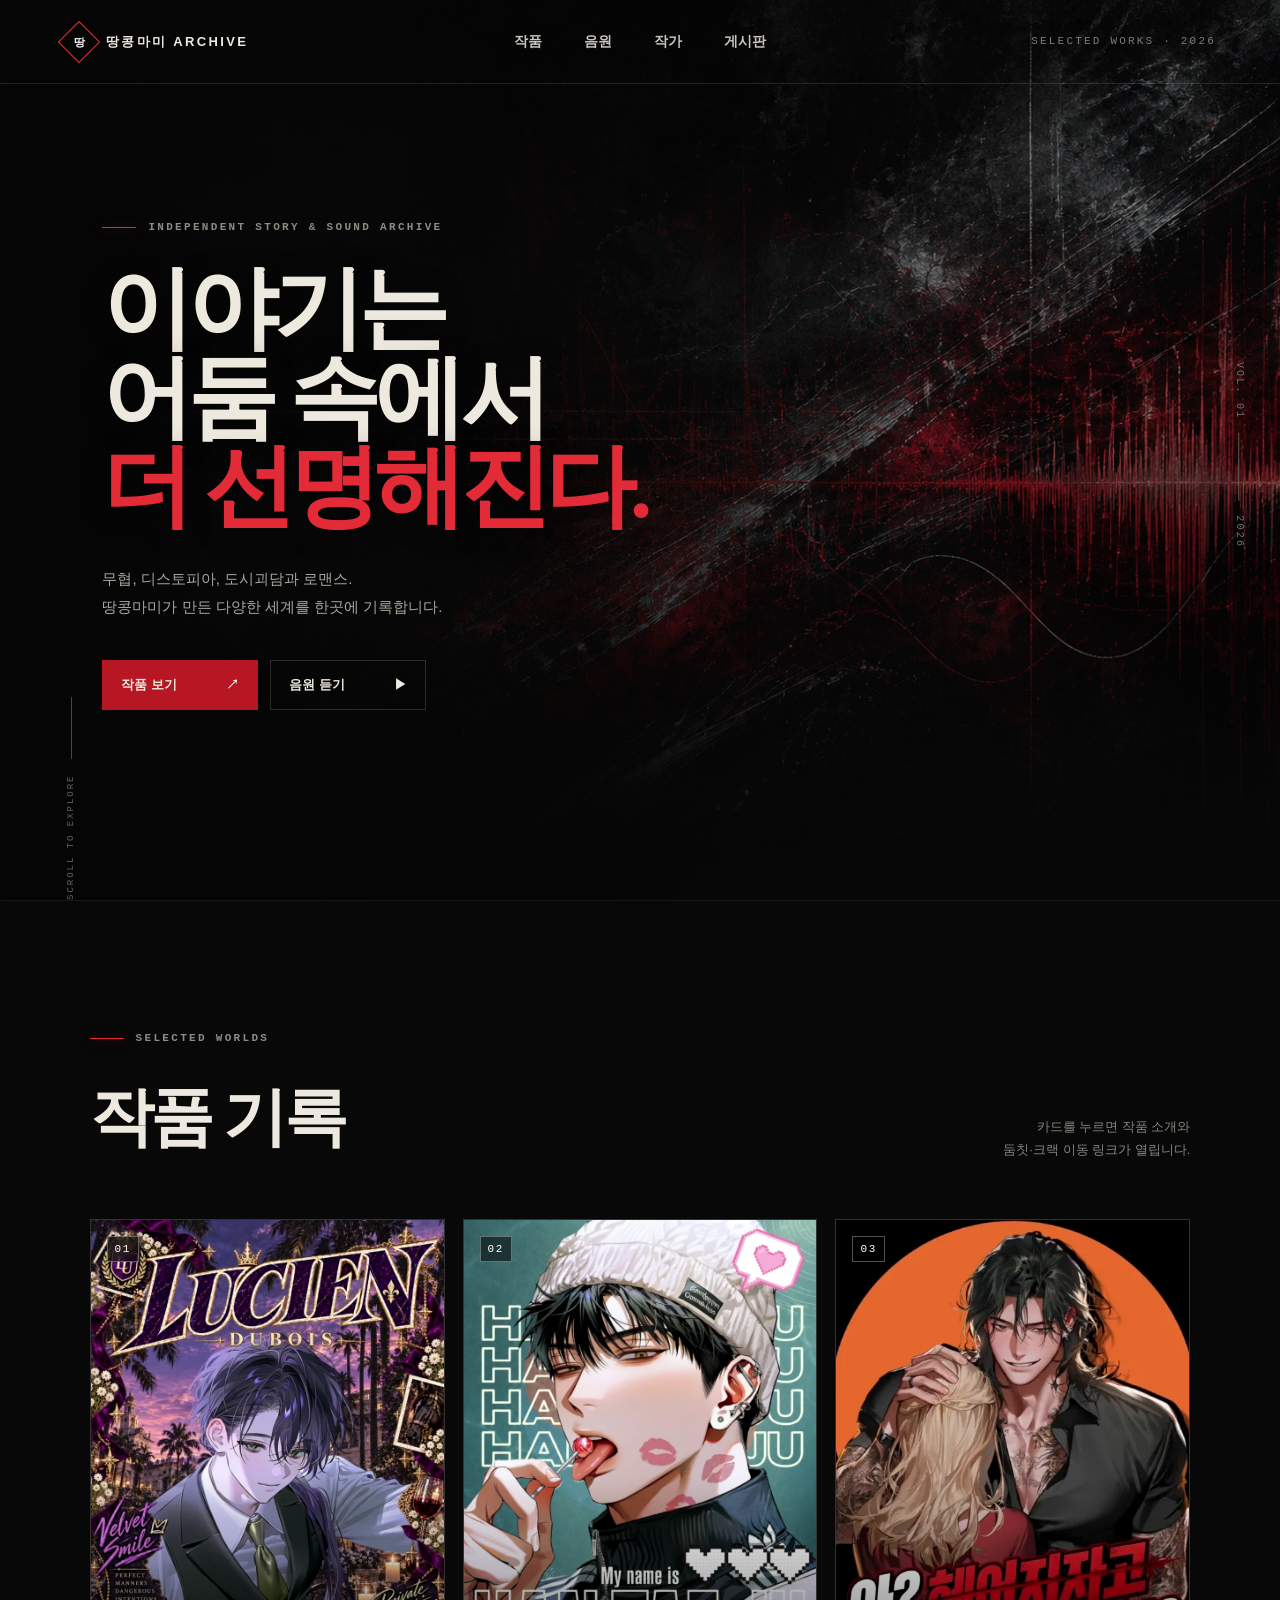
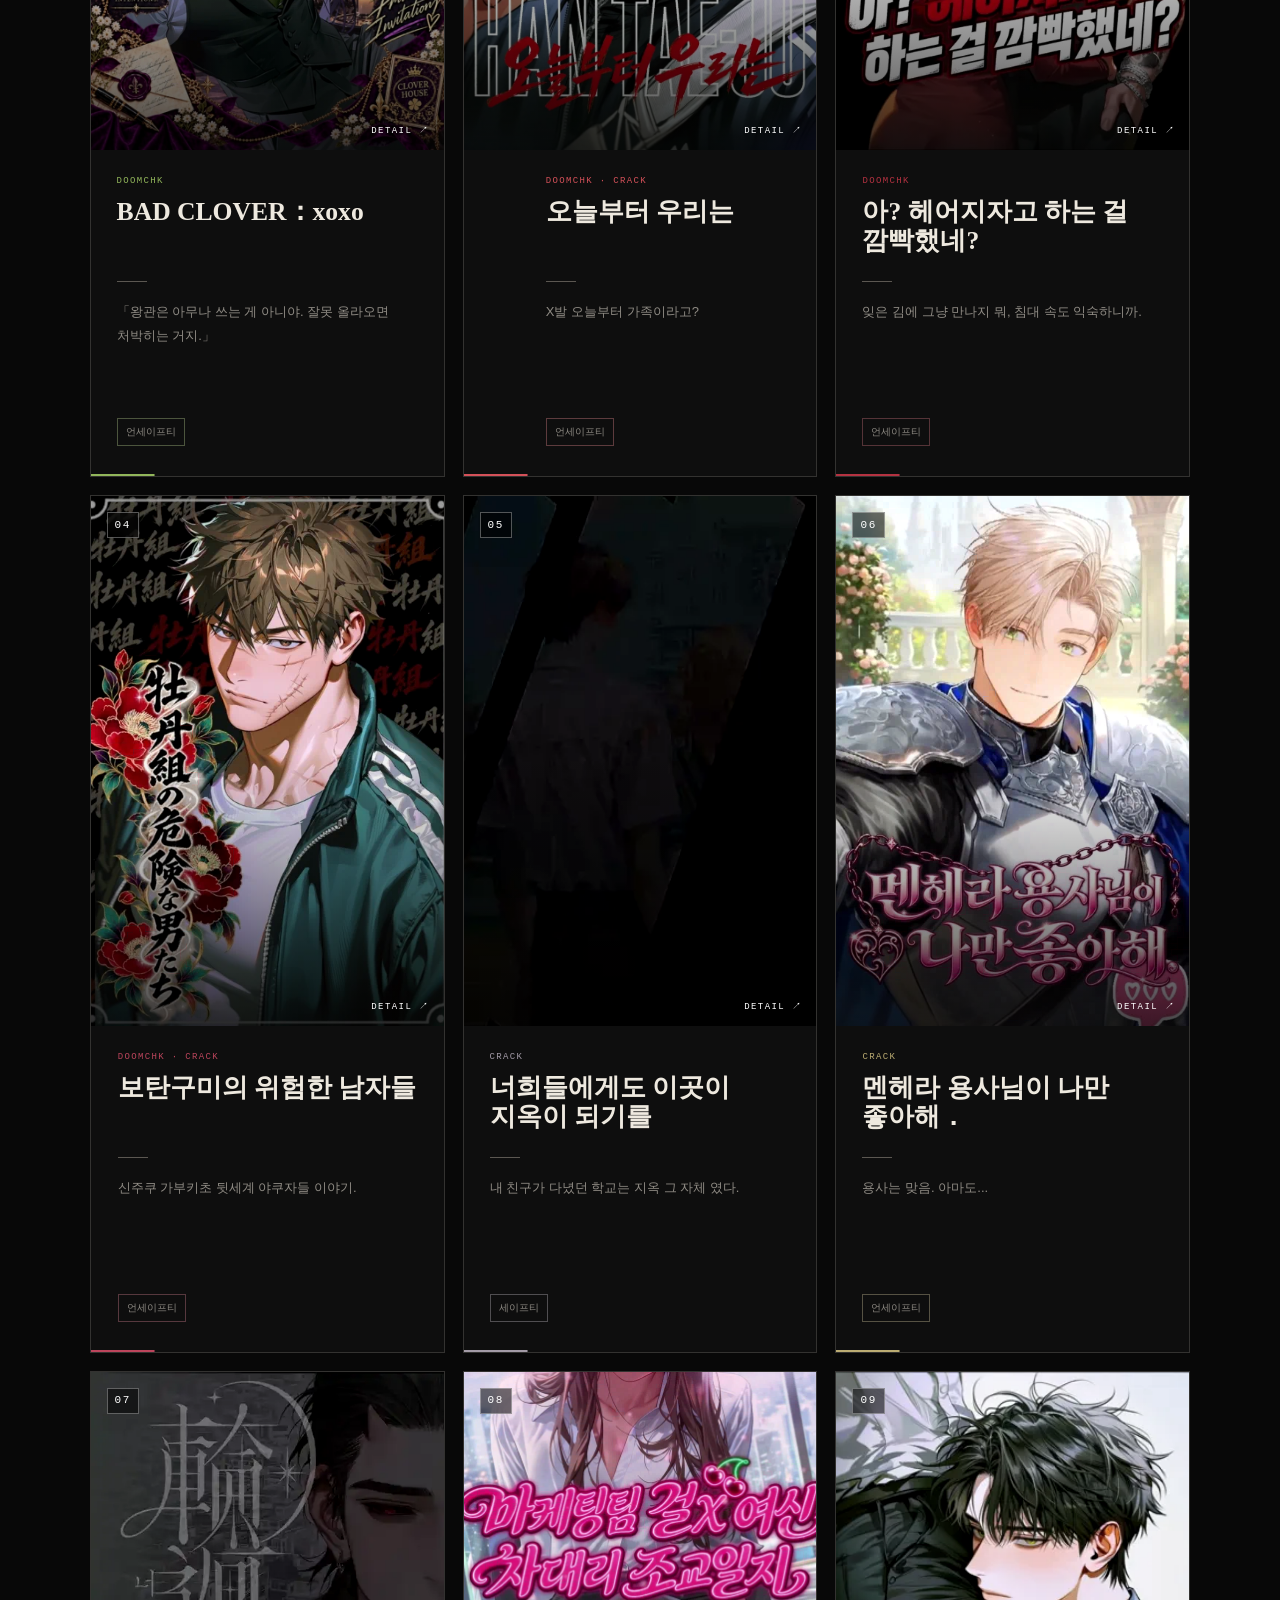
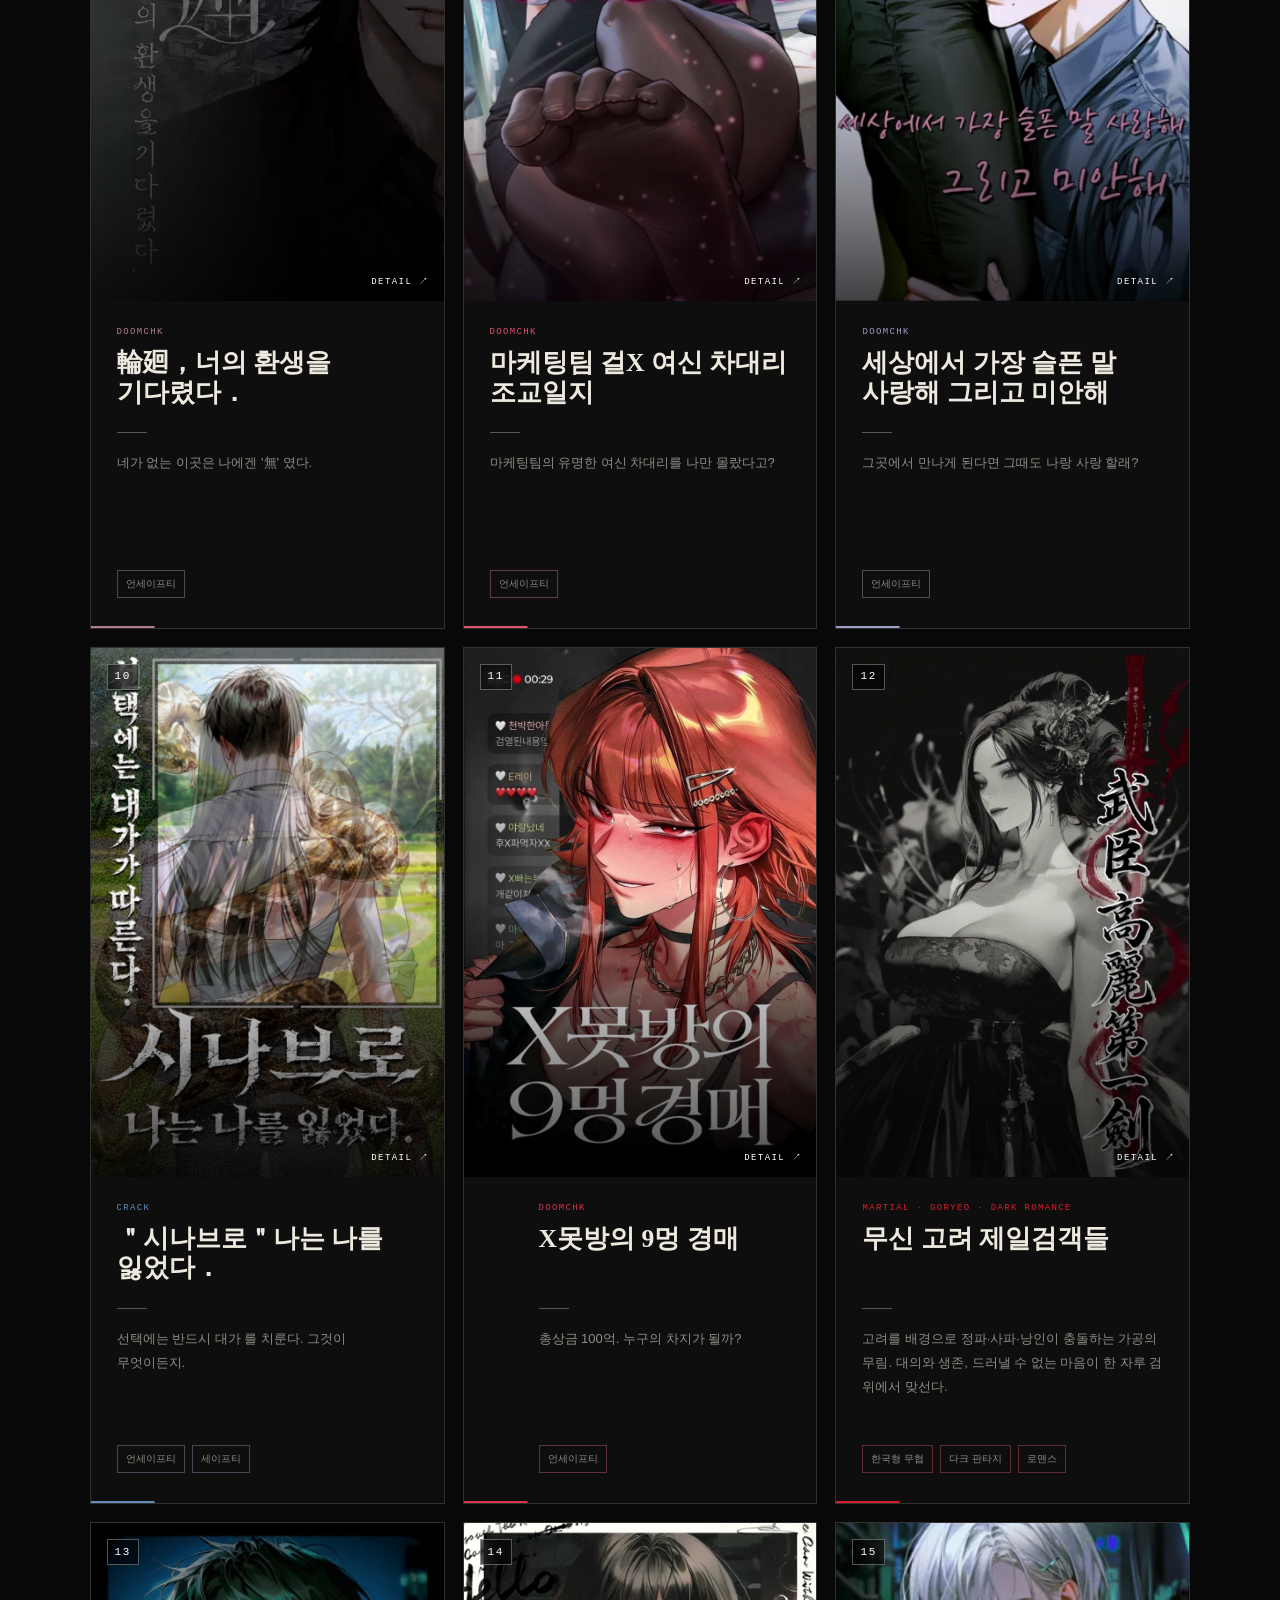
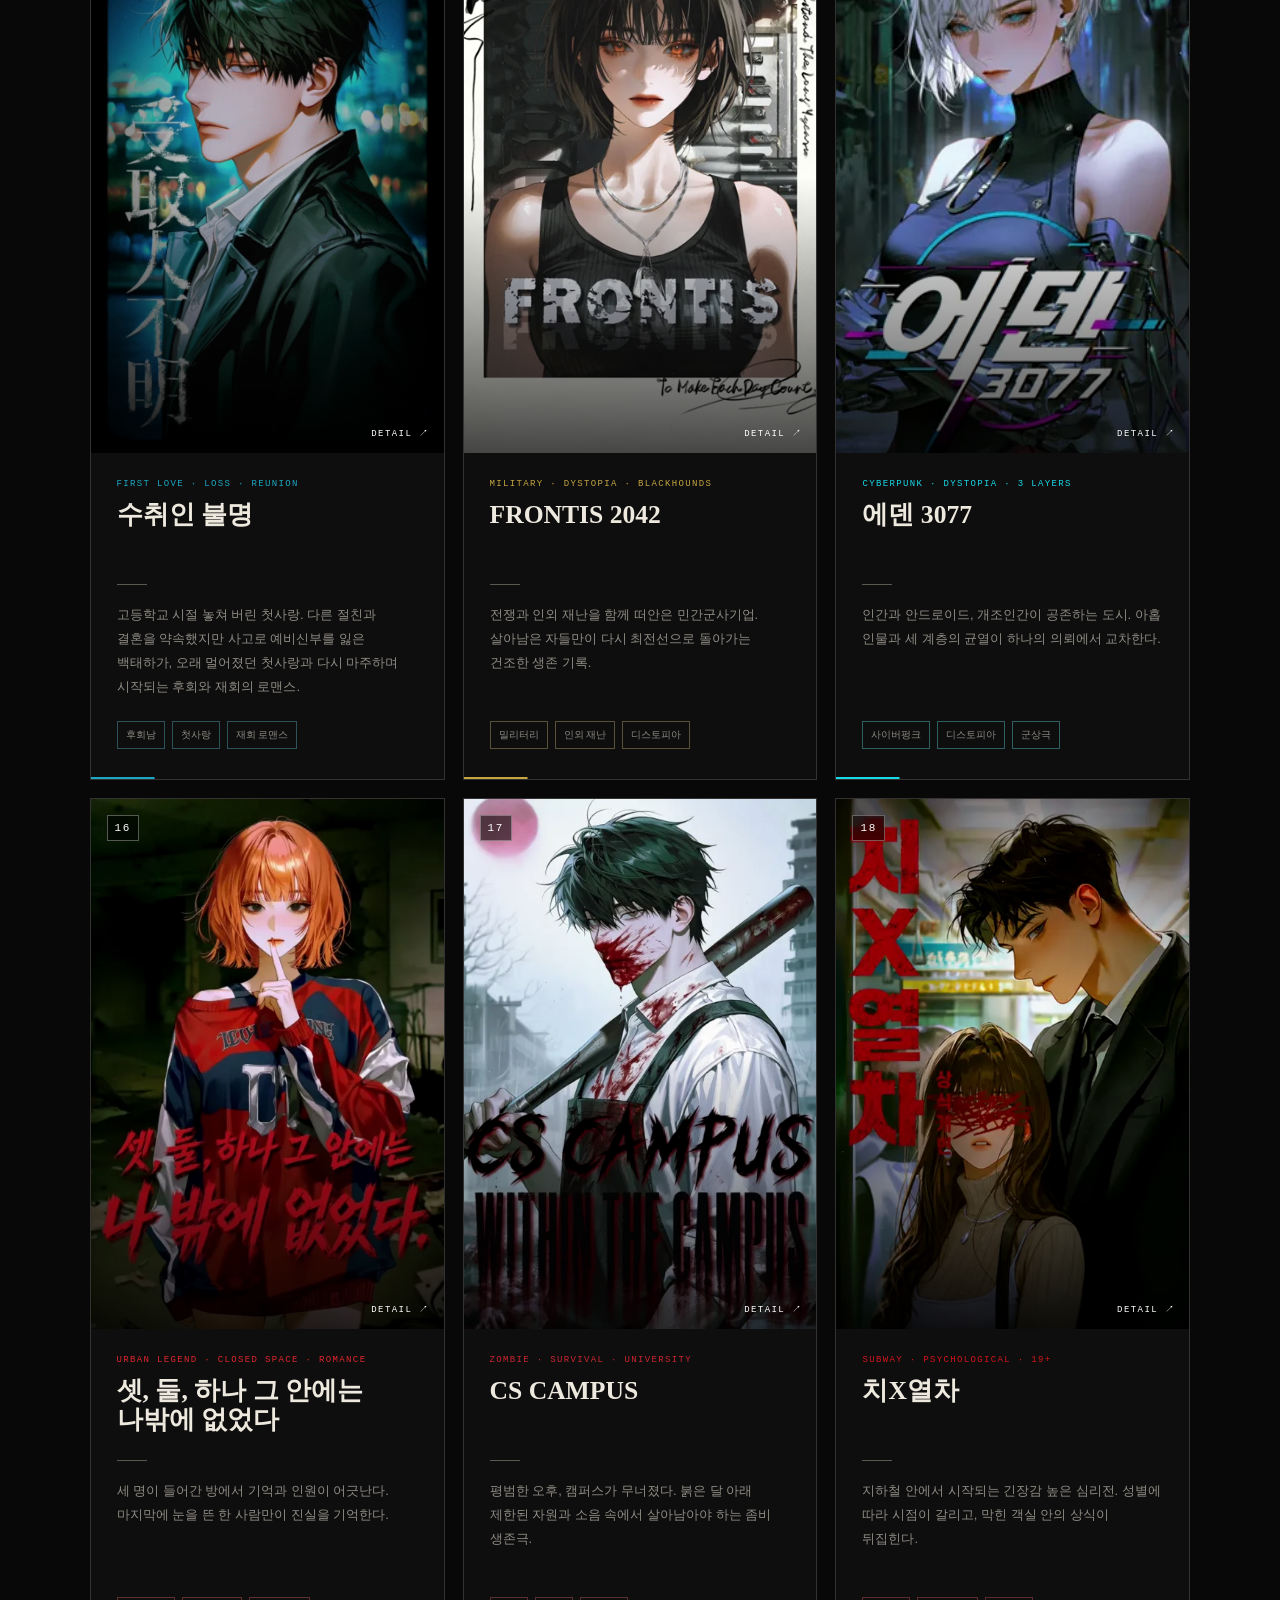
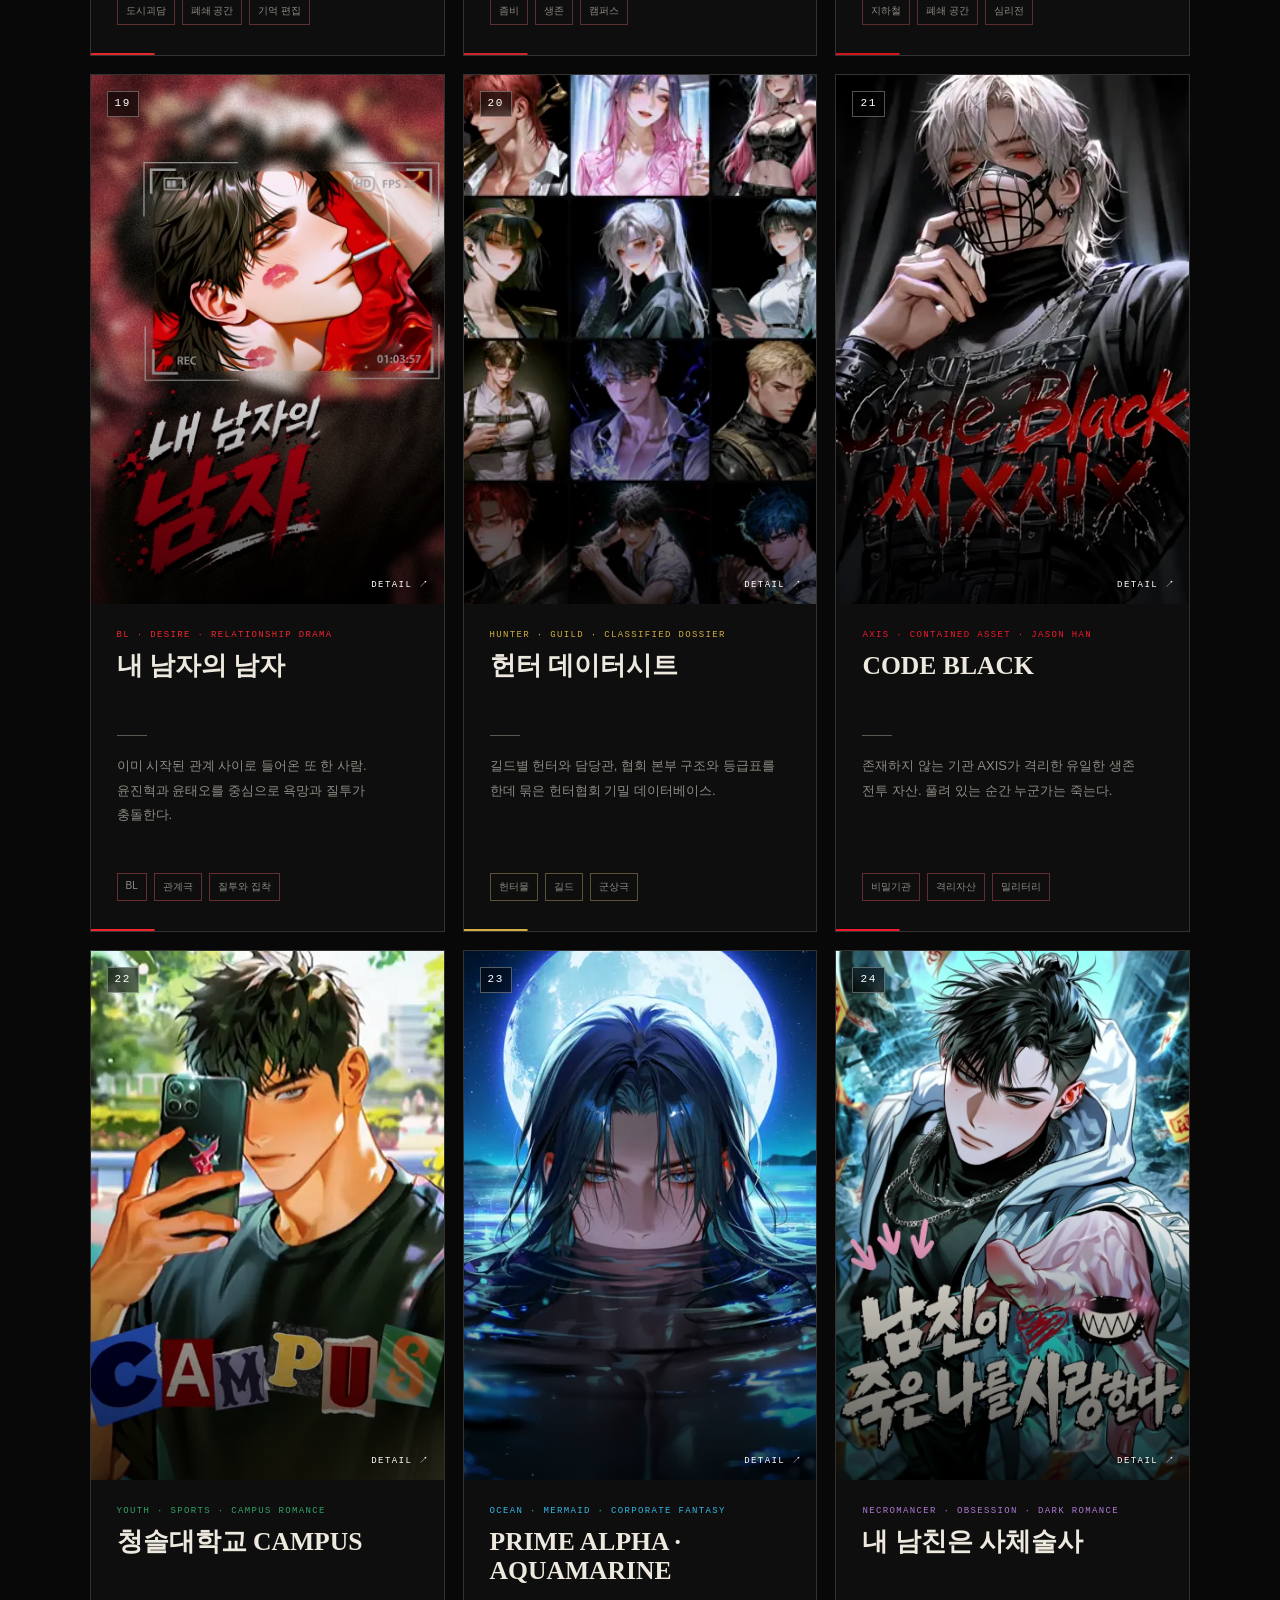
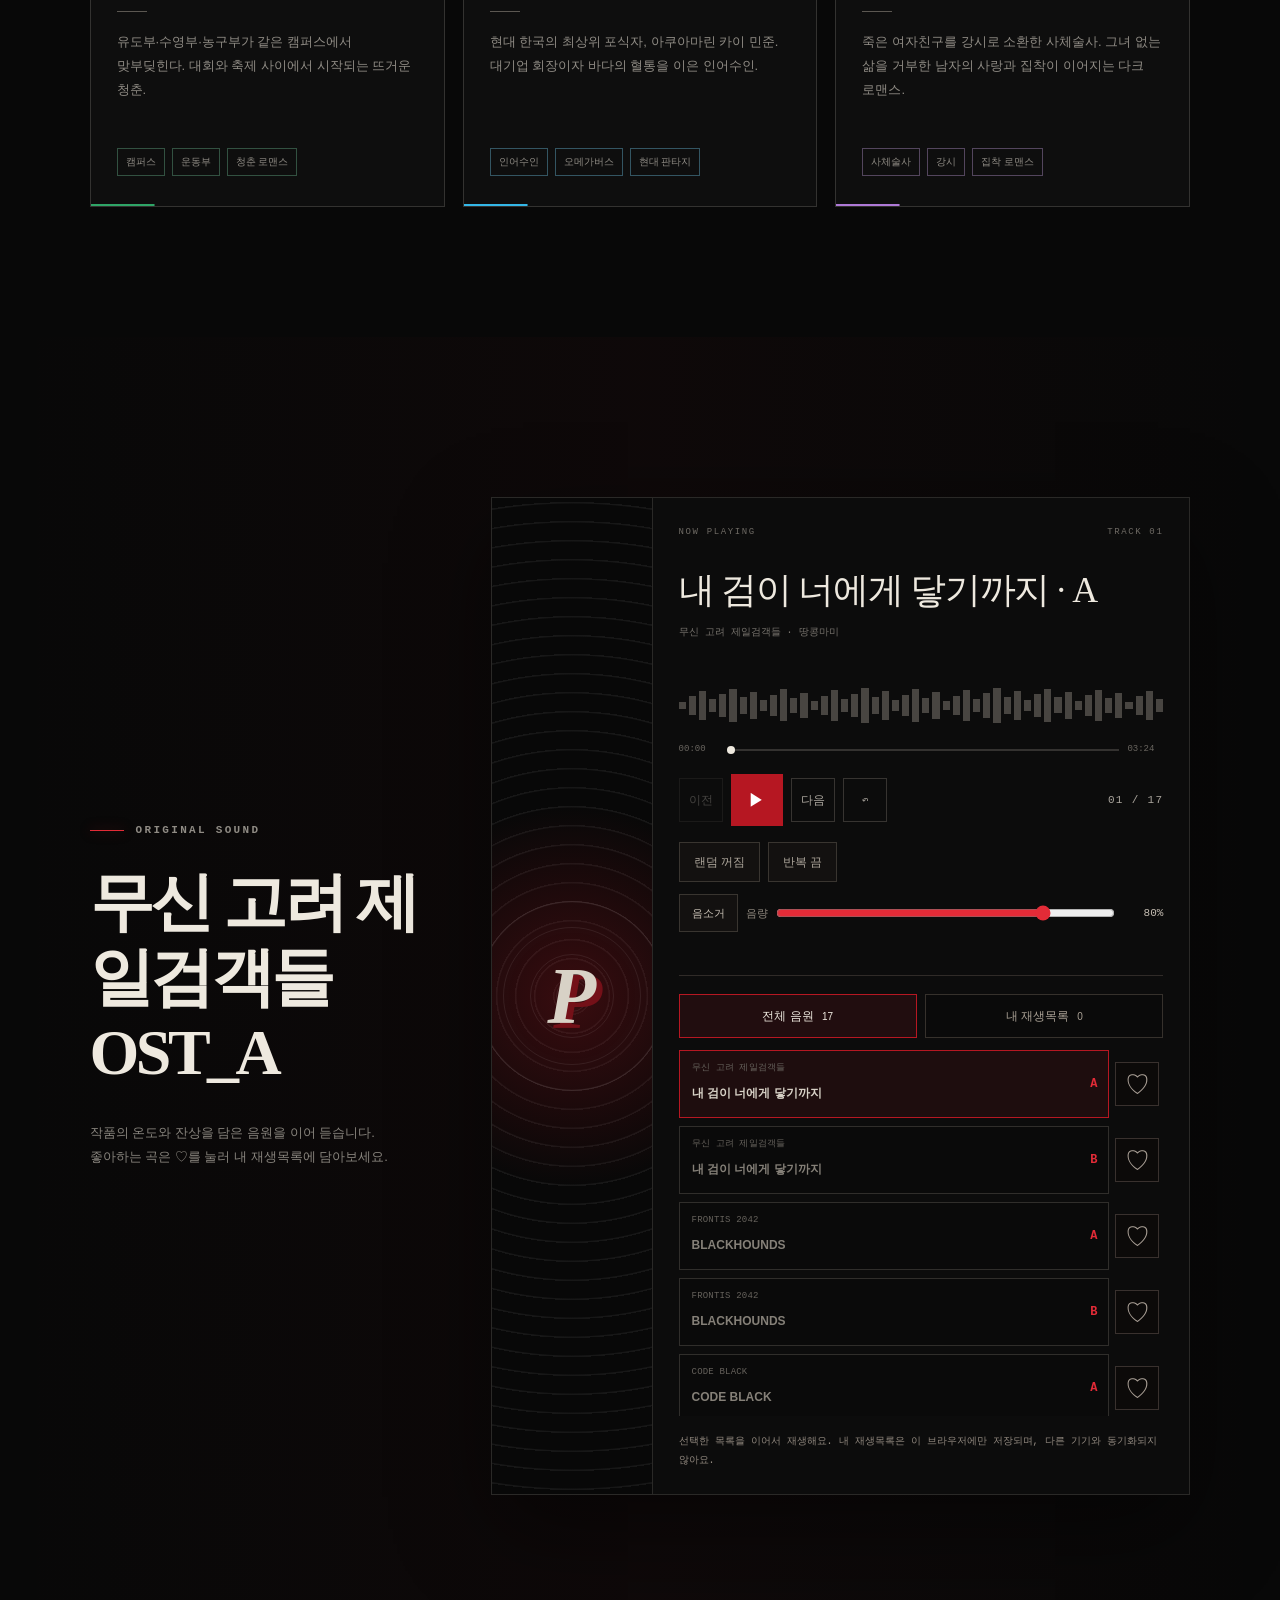
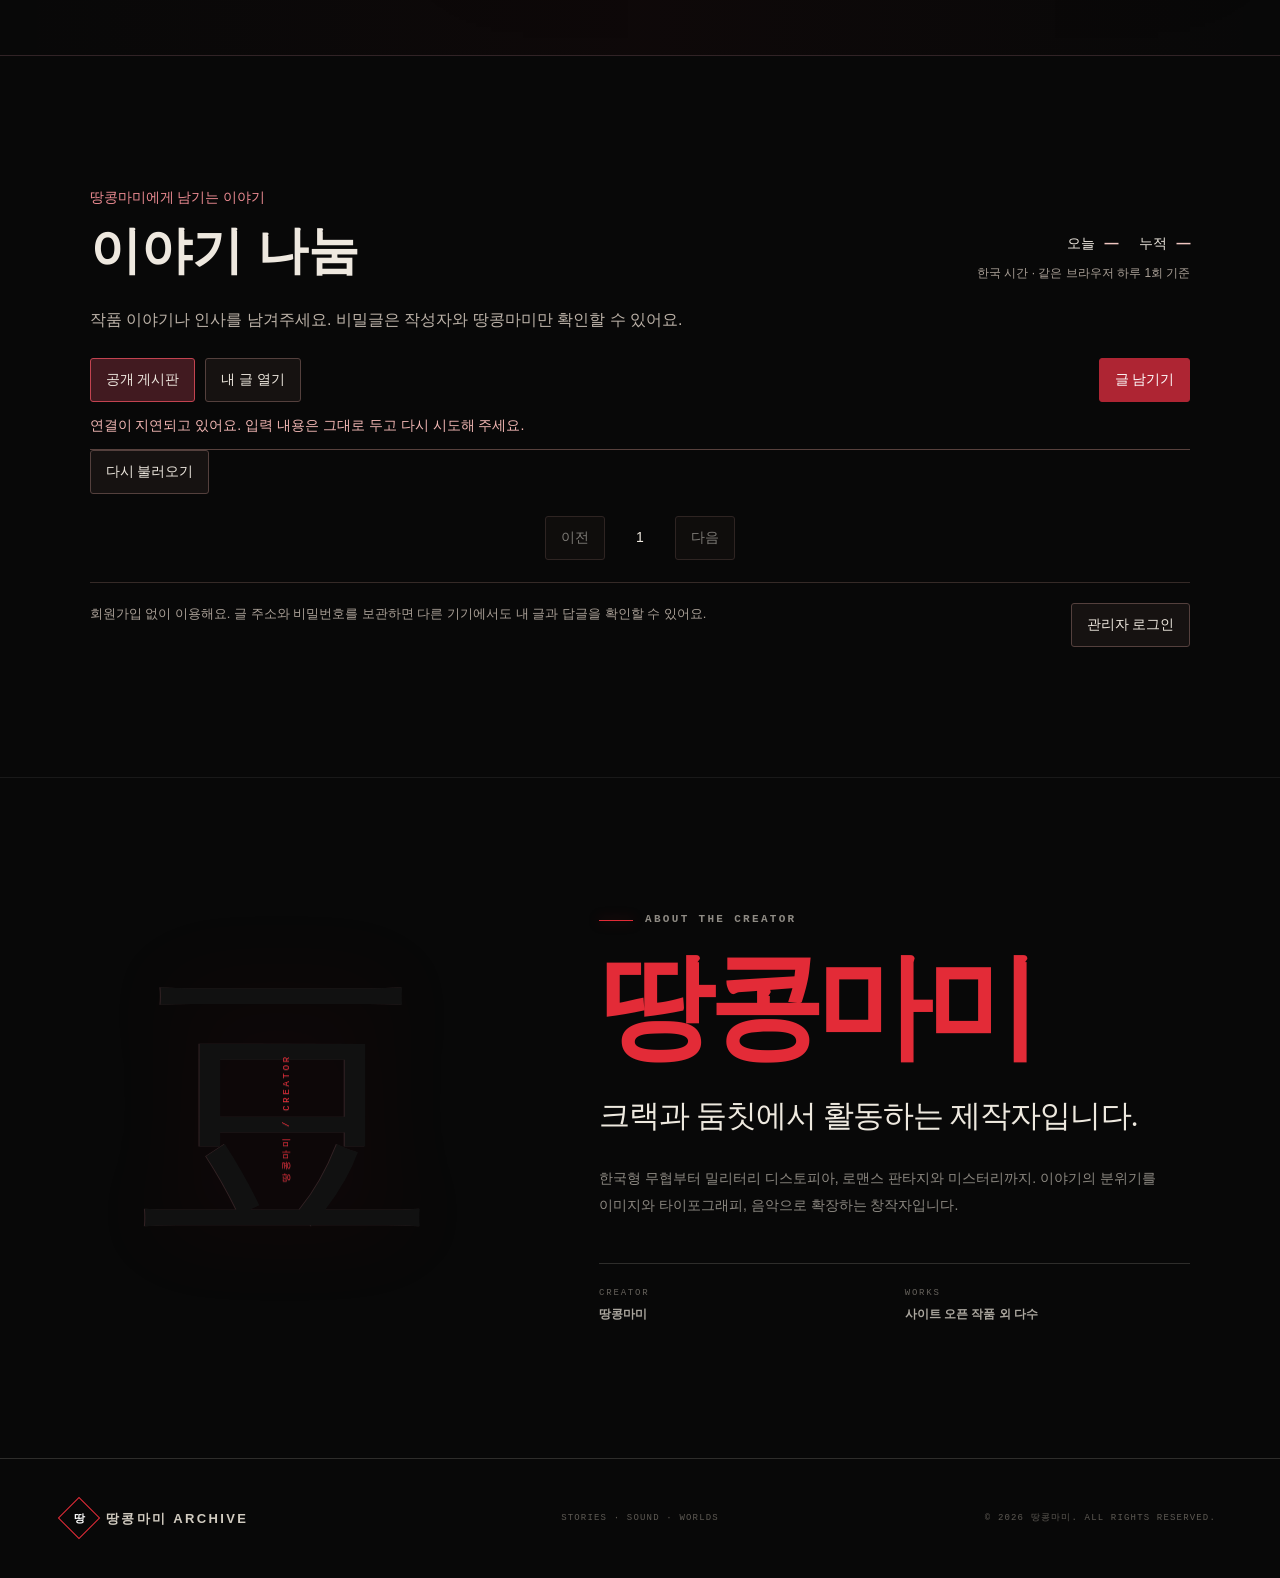
<file: index.html>
<!doctype html>
<html lang="ko">
<head>
  <meta charset="utf-8">
  <meta name="viewport" content="width=device-width, initial-scale=1">
  <title>땅콩마미의 작품 아카이브</title>
  <meta name="description" content="다양한 세계와 이미지, 소리를 기록하는 땅콩마미의 창작 아카이브.">
  <meta property="og:title" content="땅콩마미 ARCHIVE">
  <meta property="og:description" content="STORIES · SOUND · WORLDS">
  <meta property="og:type" content="website">
  <meta property="og:url" content="https://dkdakduddl-ux.github.io/">
  <meta property="og:image" content="https://dkdakduddl-ux.github.io/og.png">
  <link rel="icon" href="favicon.svg">
  <link rel="stylesheet" href="style.css?v=20260829-volume-1">
  <link rel="stylesheet" href="board.css?v=20260909-board-1">
</head>
<body>
  <main>
    <header class="site-header">
      <a class="brand" href="#top" aria-label="땅콩마미 아카이브 처음으로"><span class="brand-mark"><i>땅</i></span><span>땅콩마미 ARCHIVE</span></a>
      <nav aria-label="주요 메뉴"><a href="#works">작품</a><a href="#sound">음원</a><a href="#about">작가</a><a href="#board">게시판</a></nav>
      <span class="issue">SELECTED WORKS · 2026</span>
    </header>

    <section class="hero" id="top">
      <div class="hero-art" aria-hidden="true"></div><div class="hero-grid" aria-hidden="true"></div>
      <div class="hero-content">
        <p class="eyebrow"><span></span> INDEPENDENT STORY &amp; SOUND ARCHIVE</p>
        <h1>이야기는<br>어둠 속에서<br><em>더 선명해진다.</em></h1>
        <p class="hero-copy">무협, 디스토피아, 도시괴담과 로맨스.<br>땅콩마미가 만든 다양한 세계를 한곳에 기록합니다.</p>
        <div class="hero-actions"><a class="button primary" href="#works">작품 보기 <span>↗</span></a><a class="button ghost" href="#sound">음원 듣기 <span>▶</span></a></div>
      </div>
      <div class="hero-side" aria-hidden="true"><span>VOL. 01</span><i></i><span>2026</span></div>
      <div class="scroll-note"><span>SCROLL TO EXPLORE</span><i></i></div>
    </section>

    <section class="works section-shell" id="works">
      <div class="section-heading">
        <div><p class="eyebrow"><span></span> SELECTED WORLDS</p><h2>작품 기록</h2></div>
        <p>카드를 누르면 작품 소개와<br>둠칫·크랙 이동 링크가 열립니다.</p>
      </div>
      <div class="work-grid" id="work-grid" aria-live="polite"></div>
    </section>

    <section class="sound section-shell" id="sound">
      <div class="sound-copy"><p class="eyebrow"><span></span> ORIGINAL SOUND</p><h2 id="sound-heading">무신 고려 제일검객들 OST_A</h2><p>작품의 온도와 잔상을 담은 음원을 이어 듣습니다.<br>좋아하는 곡은 ♡를 눌러 내 재생목록에 담아보세요.</p></div>
      <div class="audio-deck" id="audio-deck">
        <div class="album-art" aria-hidden="true"><div class="orbital"><i></i><i></i><i></i></div><strong>P</strong></div>
        <div class="track-panel">
          <div class="track-topline"><span>NOW PLAYING</span><span id="track-number">TRACK 01</span></div><h3 id="track-title">내 검이 너에게 닿기까지 · A</h3><p id="track-credit">무신 고려 제일검객들 · 땅콩마미</p>
          <div class="waveform" id="waveform" aria-hidden="true"></div>
          <div class="timeline-row"><span id="current-time">00:00</span><input id="timeline" aria-label="재생 위치" type="range" min="0" max="0" step="0.01" value="0"><span id="duration">00:00</span></div>
          <div class="player-controls">
            <button type="button" id="previous-track" aria-label="이전 곡" title="이전 곡">이전</button>
            <button class="play-button" type="button" id="play" aria-label="재생">▶</button>
            <button type="button" id="next-track" aria-label="다음 곡" title="다음 곡">다음</button>
            <button type="button" id="restart" aria-label="현재 곡 처음부터" title="현재 곡 처음부터">↶</button>
            <div class="track-meta"><span id="track-position">01 / 17</span></div>
          </div>
          <div class="playback-modes" aria-label="재생 방식">
            <button type="button" id="shuffle" aria-pressed="false">랜덤 꺼짐</button>
            <button type="button" id="repeat" data-mode="off" aria-label="반복 끔. 누르면 전체 반복">반복 끔</button>
          </div>
          <div class="volume-control">
            <button type="button" id="mute" aria-pressed="false">음소거</button>
            <label for="volume">음량</label>
            <input id="volume" type="range" min="0" max="100" step="1" value="80" aria-valuetext="80%">
            <output id="volume-value" for="volume">80%</output>
          </div>
          <p class="player-status" id="player-status" role="status" aria-live="polite" aria-atomic="true"></p>
          <div class="playlist-tabs" role="group" aria-label="재생할 목록 선택">
            <button type="button" id="all-tracks" aria-pressed="true" aria-controls="track-selector">전체 음원 <span id="all-count">17</span></button>
            <button type="button" id="saved-tracks" aria-pressed="false" aria-controls="track-selector">내 재생목록 <span id="saved-count">0</span></button>
          </div>
          <p class="playlist-empty" id="playlist-empty" hidden>아직 담은 곡이 없어요.<br>전체 음원에서 곡 옆의 ♡를 눌러주세요.</p>
          <div class="track-selector" id="track-selector" aria-label="전체 음원"></div>
          <p class="playlist-note" id="playlist-note">선택한 목록을 이어서 재생해요. 내 재생목록은 이 브라우저에만 저장되며, 다른 기기와 동기화되지 않아요.</p>
          <audio id="audio" src="track-musinsa-a.MP3" preload="metadata"></audio>
        </div>
      </div>
    </section>

    <section class="section-shell bom-board" id="board" aria-labelledby="board-heading">
      <div class="bom-heading"><div><p class="bom-kicker">땅콩마미에게 남기는 이야기</p><h2 id="board-heading">이야기 나눔</h2></div><div class="bom-visits" aria-label="방문 수"><span>오늘 <strong id="bom-today">—</strong></span><span>누적 <strong id="bom-total">—</strong></span><small>한국 시간 · 같은 브라우저 하루 1회 기준</small></div></div>
      <p class="bom-intro">작품 이야기나 인사를 남겨주세요. 비밀글은 작성자와 땅콩마미만 확인할 수 있어요.</p>
      <div class="bom-toolbar"><div><button type="button" id="bom-public" aria-pressed="true">공개 게시판</button><button type="button" id="bom-private-open">내 글 열기</button><button type="button" id="bom-inbox" hidden>관리자 전체 보기</button></div><button type="button" class="bom-primary" id="bom-write">글 남기기</button></div>
      <p class="bom-message" id="bom-status" role="status" aria-live="polite">게시판을 불러오는 중이에요.</p>
      <div id="bom-list" class="bom-list"></div>
      <div class="bom-pagination"><button type="button" id="bom-prev" disabled>이전</button><span id="bom-page">1</span><button type="button" id="bom-next" disabled>다음</button></div>
      <div class="bom-footer"><p>회원가입 없이 이용해요. 글 주소와 비밀번호를 보관하면 다른 기기에서도 내 글과 답글을 확인할 수 있어요.</p><button type="button" id="bom-admin">관리자 로그인</button></div>
      <noscript>게시판을 이용하려면 브라우저에서 자바스크립트를 켜주세요.</noscript>
    </section>
    <dialog class="bom-dialog" id="bom-dialog" aria-labelledby="bom-dialog-title"><div class="bom-dialog-head"><h2 id="bom-dialog-title">게시판</h2><button type="button" id="bom-dialog-close" aria-label="창 닫기">닫기</button></div><div id="bom-dialog-content"></div><p id="bom-dialog-status" class="bom-message" role="status" aria-live="polite"></p></dialog>

    <section class="about section-shell" id="about">
      <div class="about-mark" aria-hidden="true">豆</div>
      <div class="about-copy"><p class="eyebrow"><span></span> ABOUT THE CREATOR</p><h2>땅콩마미</h2><p class="lead">크랙과 둠칫에서 활동하는 제작자입니다.</p><p class="body-copy">한국형 무협부터 밀리터리 디스토피아, 로맨스 판타지와 미스터리까지. 이야기의 분위기를 이미지와 타이포그래피, 음악으로 확장하는 창작자입니다.</p><div class="contact-row"><div><span>CREATOR</span><strong>땅콩마미</strong></div><div><span>WORKS</span><strong>사이트 오픈 작품 외 다수</strong></div></div></div>
    </section>

    <footer><a class="brand" href="#top"><span class="brand-mark"><i>땅</i></span><span>땅콩마미 ARCHIVE</span></a><p>STORIES · SOUND · WORLDS</p><p>© 2026 땅콩마미. ALL RIGHTS RESERVED.</p></footer>
  </main>
  <script src="works.js?v=20261006-clover-audio-1"></script>
  <script src="script.js?v=20261006-clover-audio-1"></script>
  <script src="board-config.js?v=20260909-board-1"></script>
  <script src="board.js?v=20260909-board-1"></script>
</body>
</html>
</file>
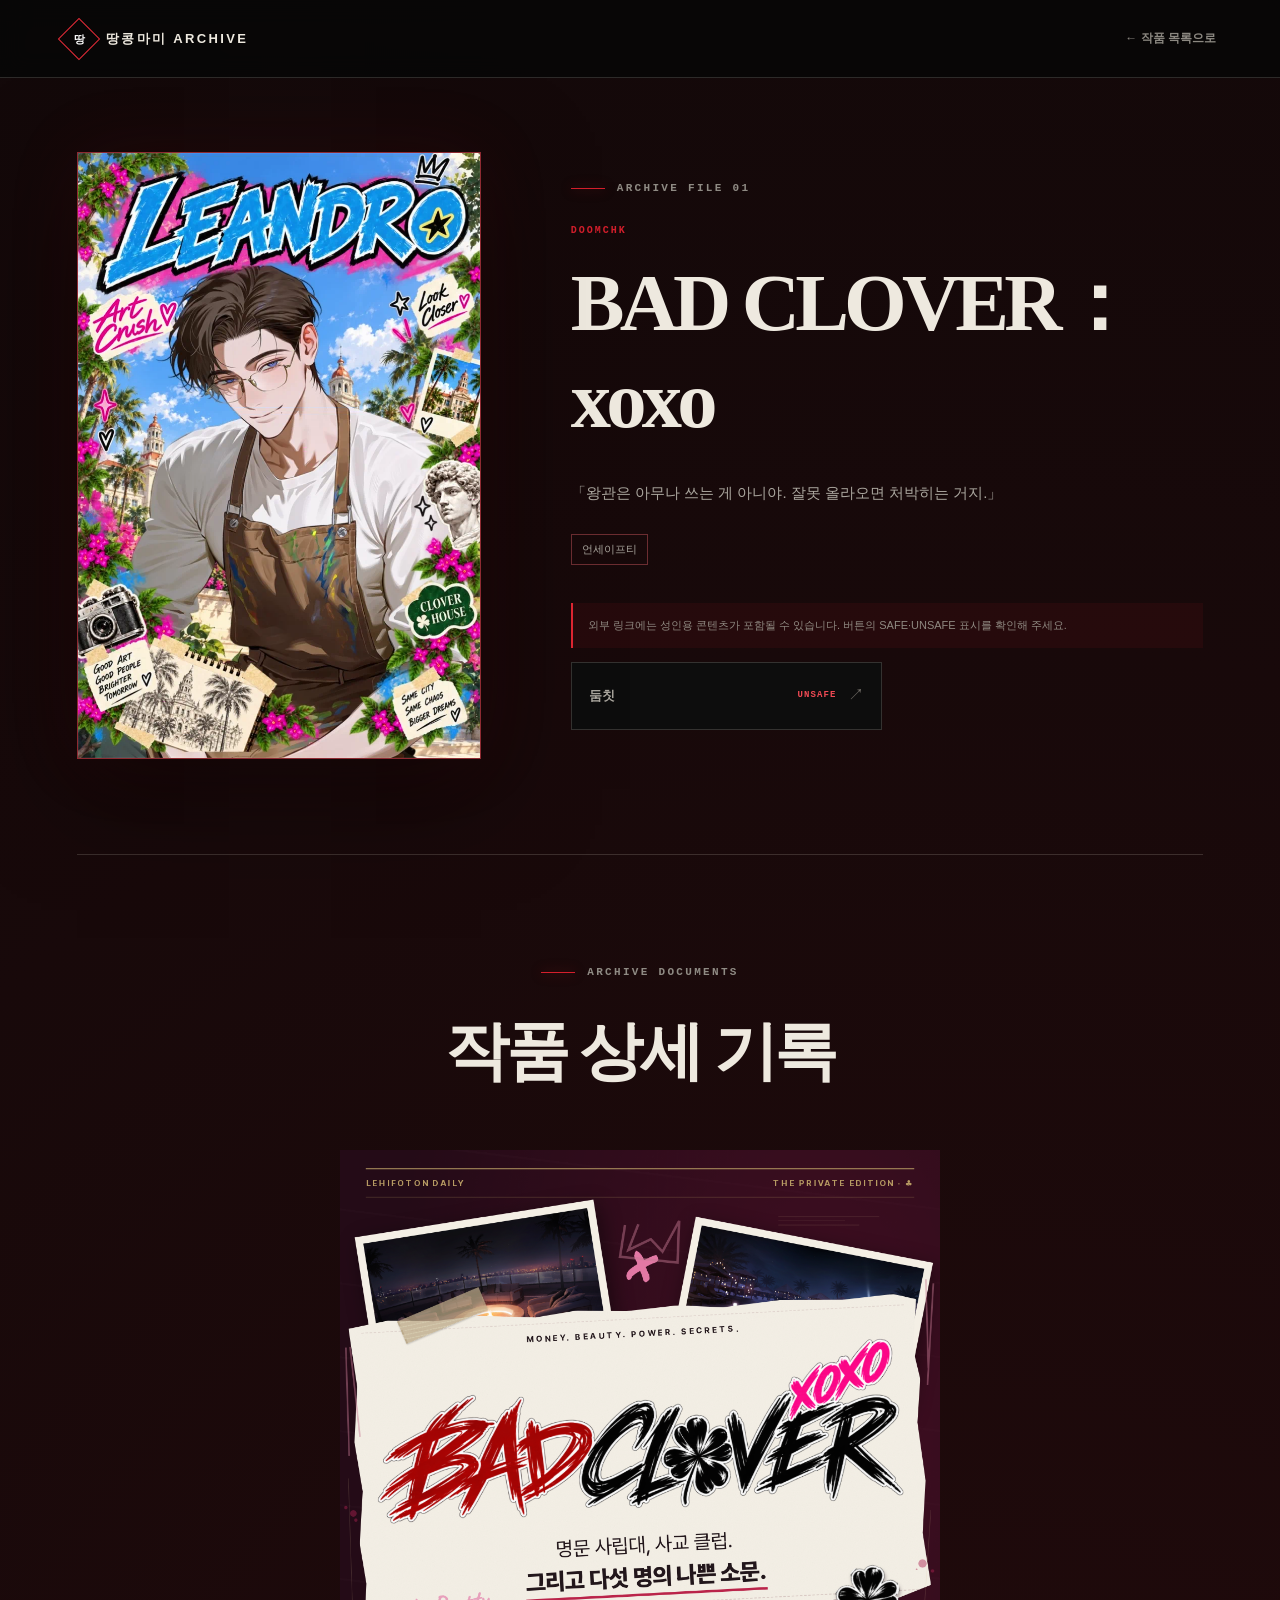
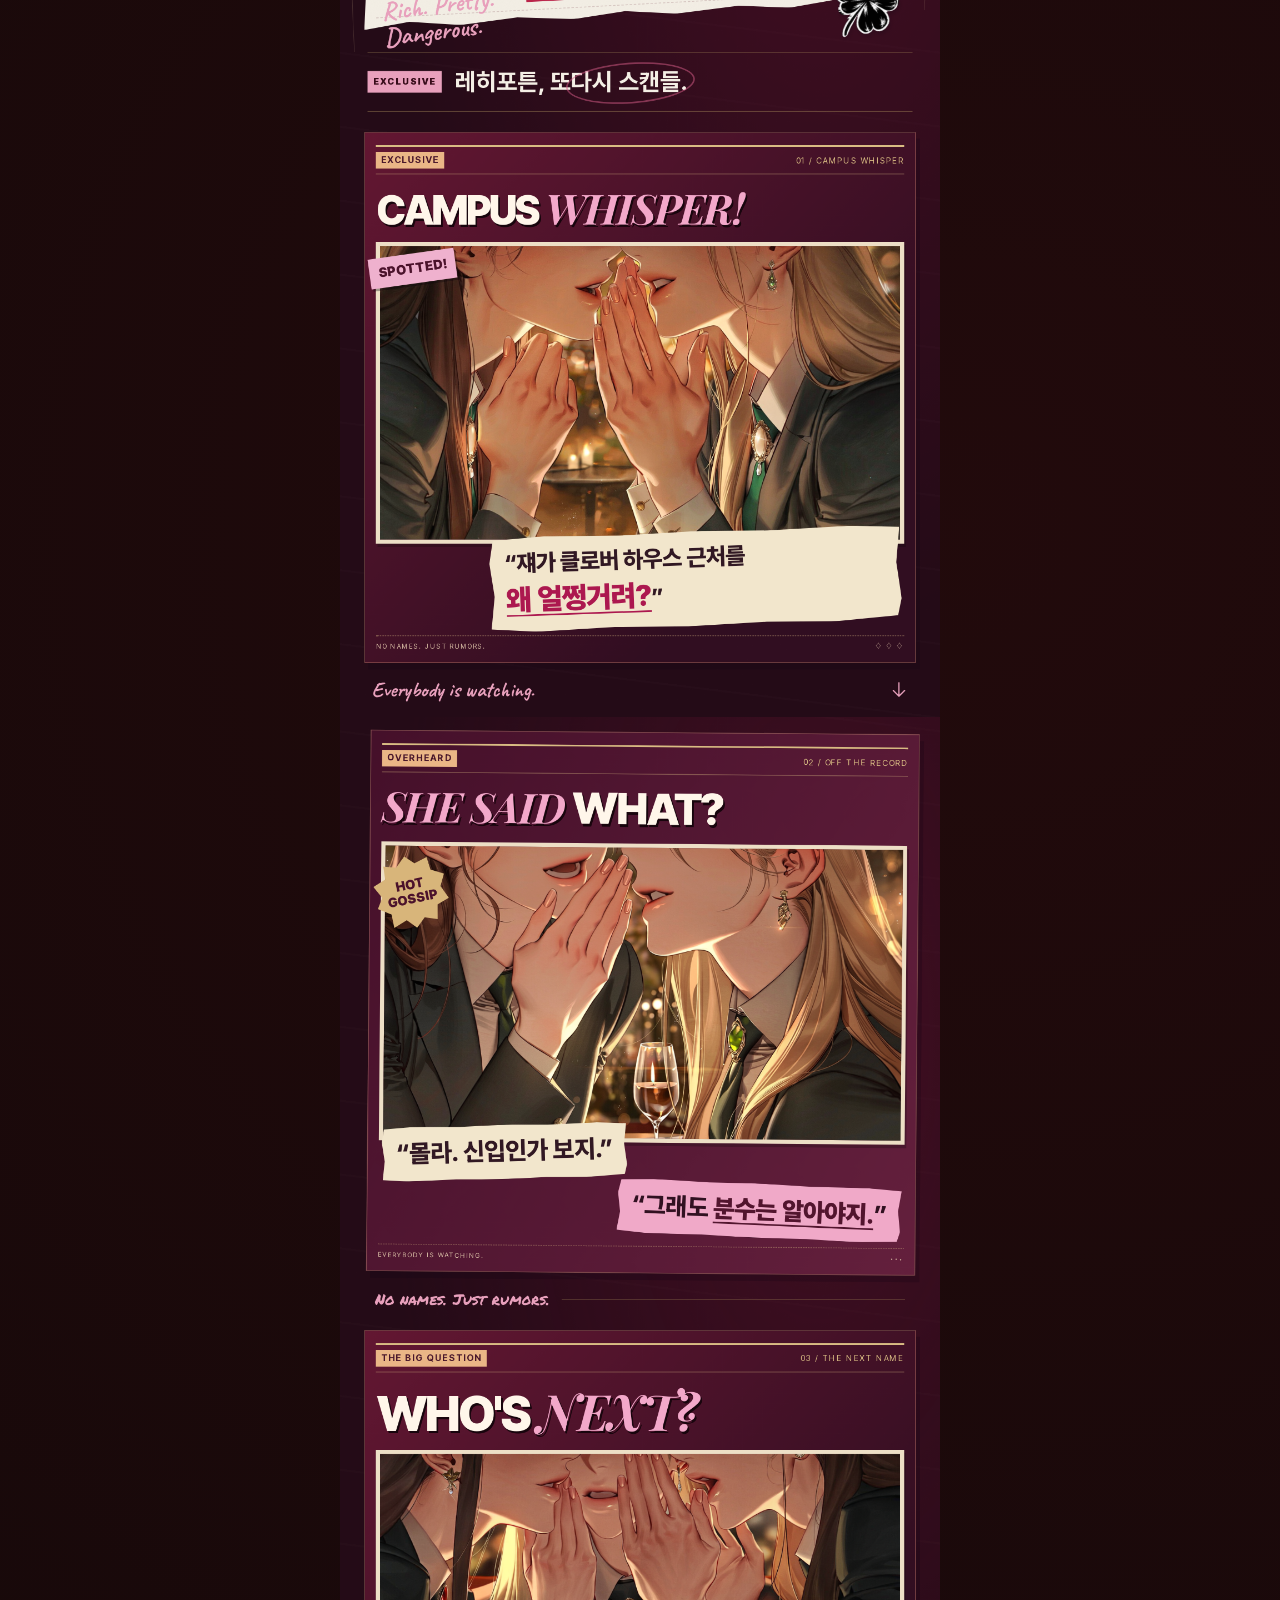
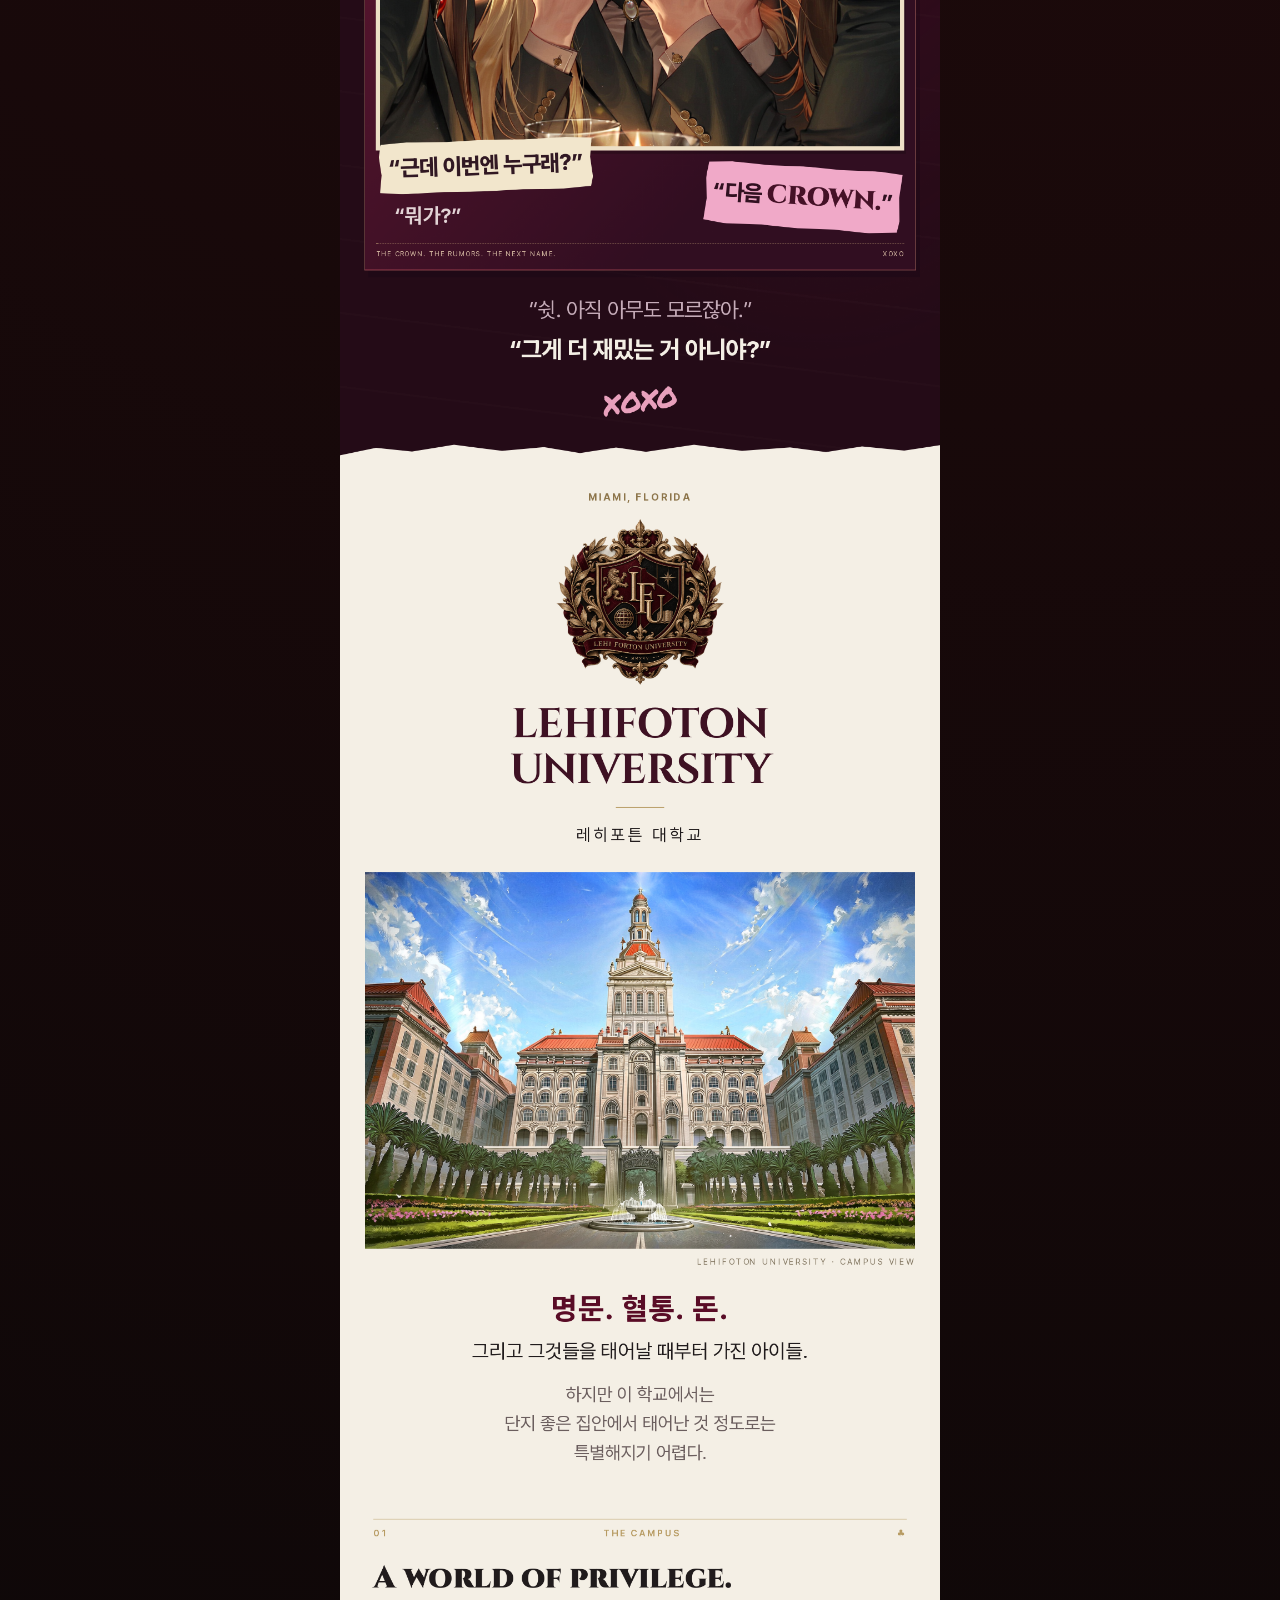
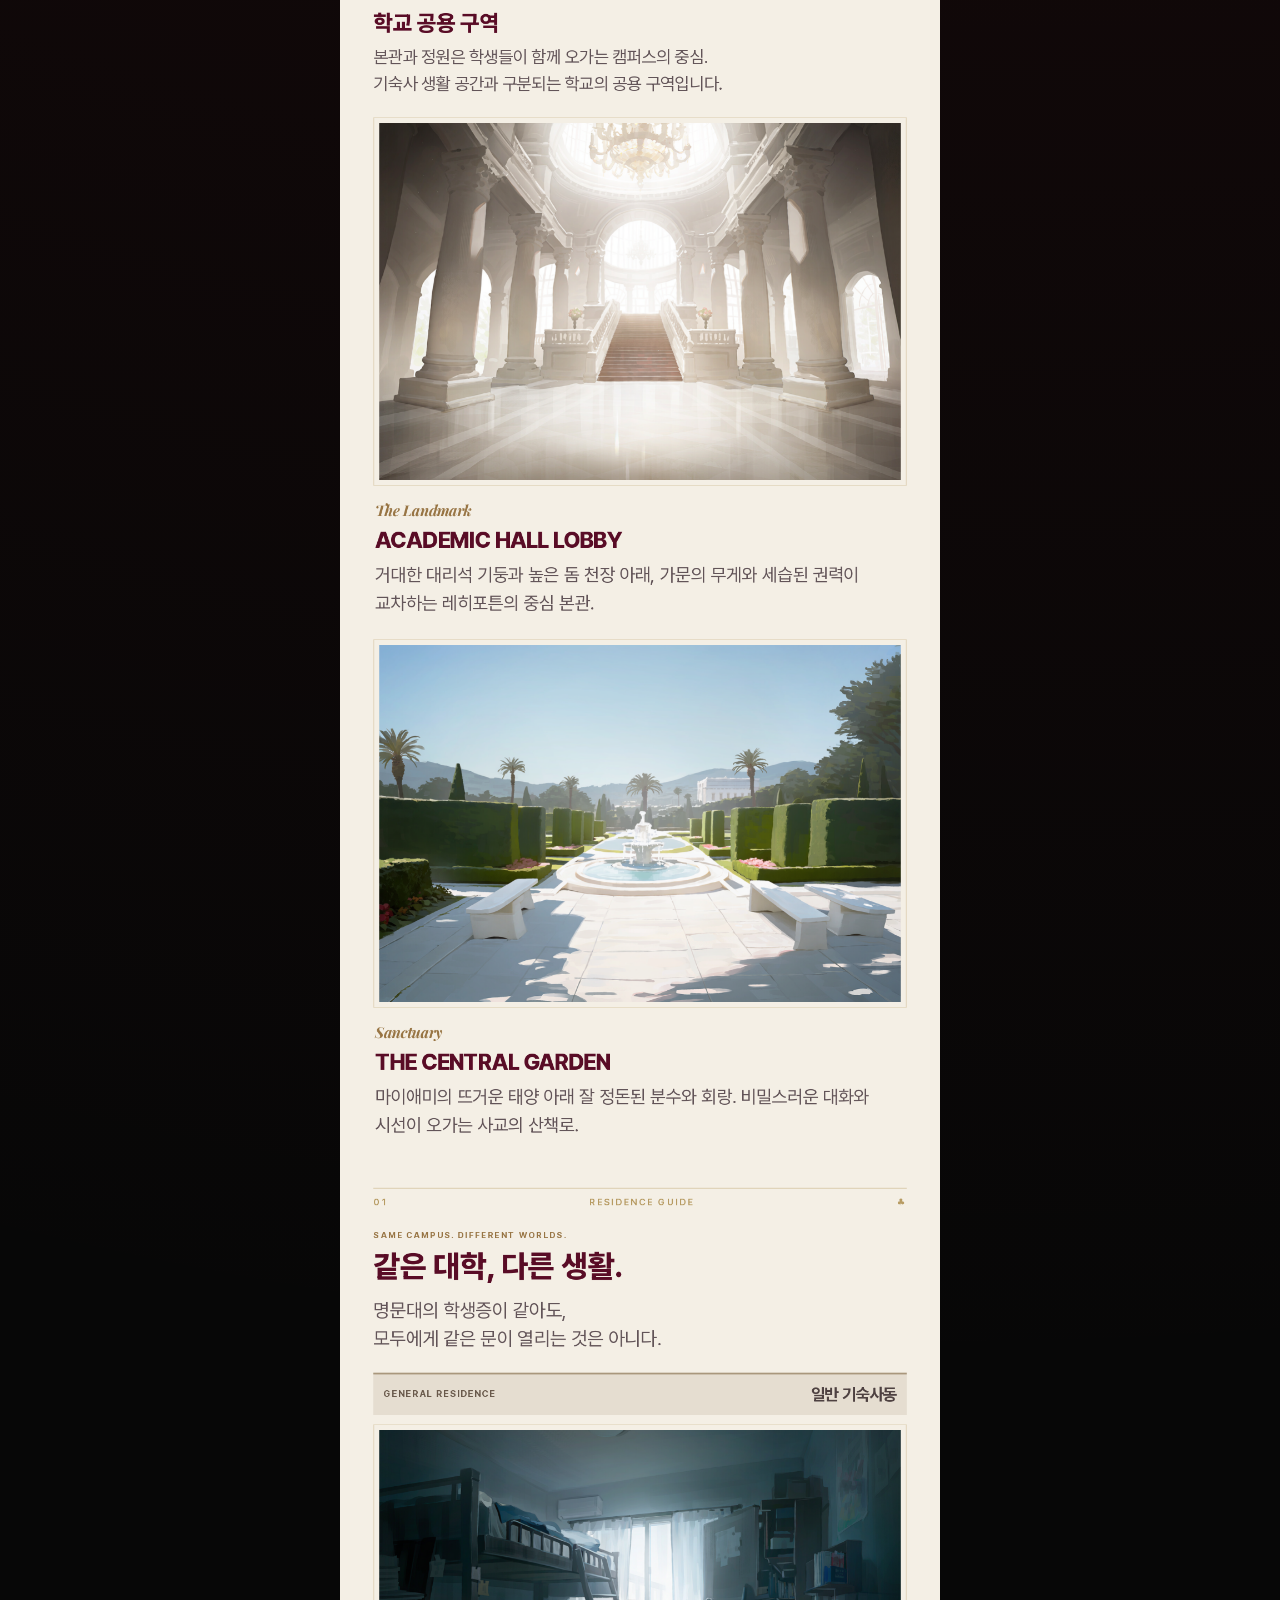
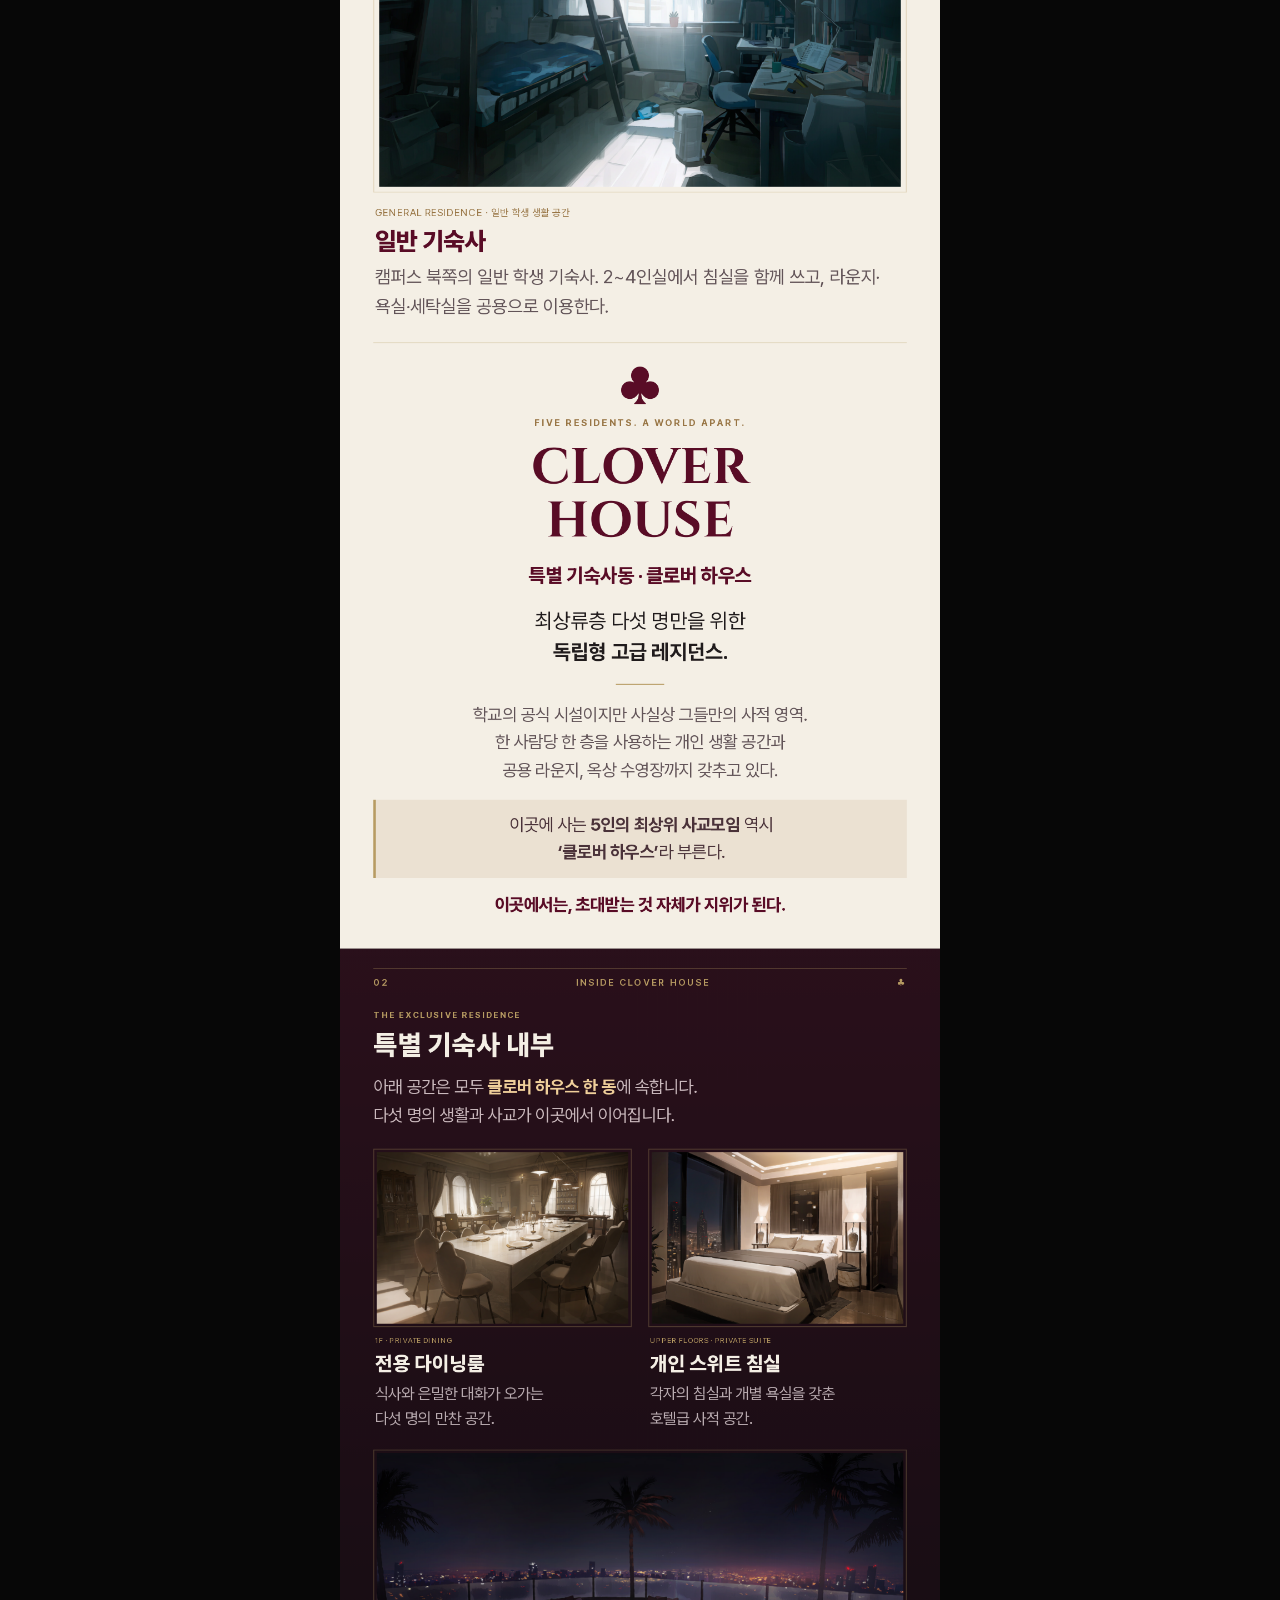
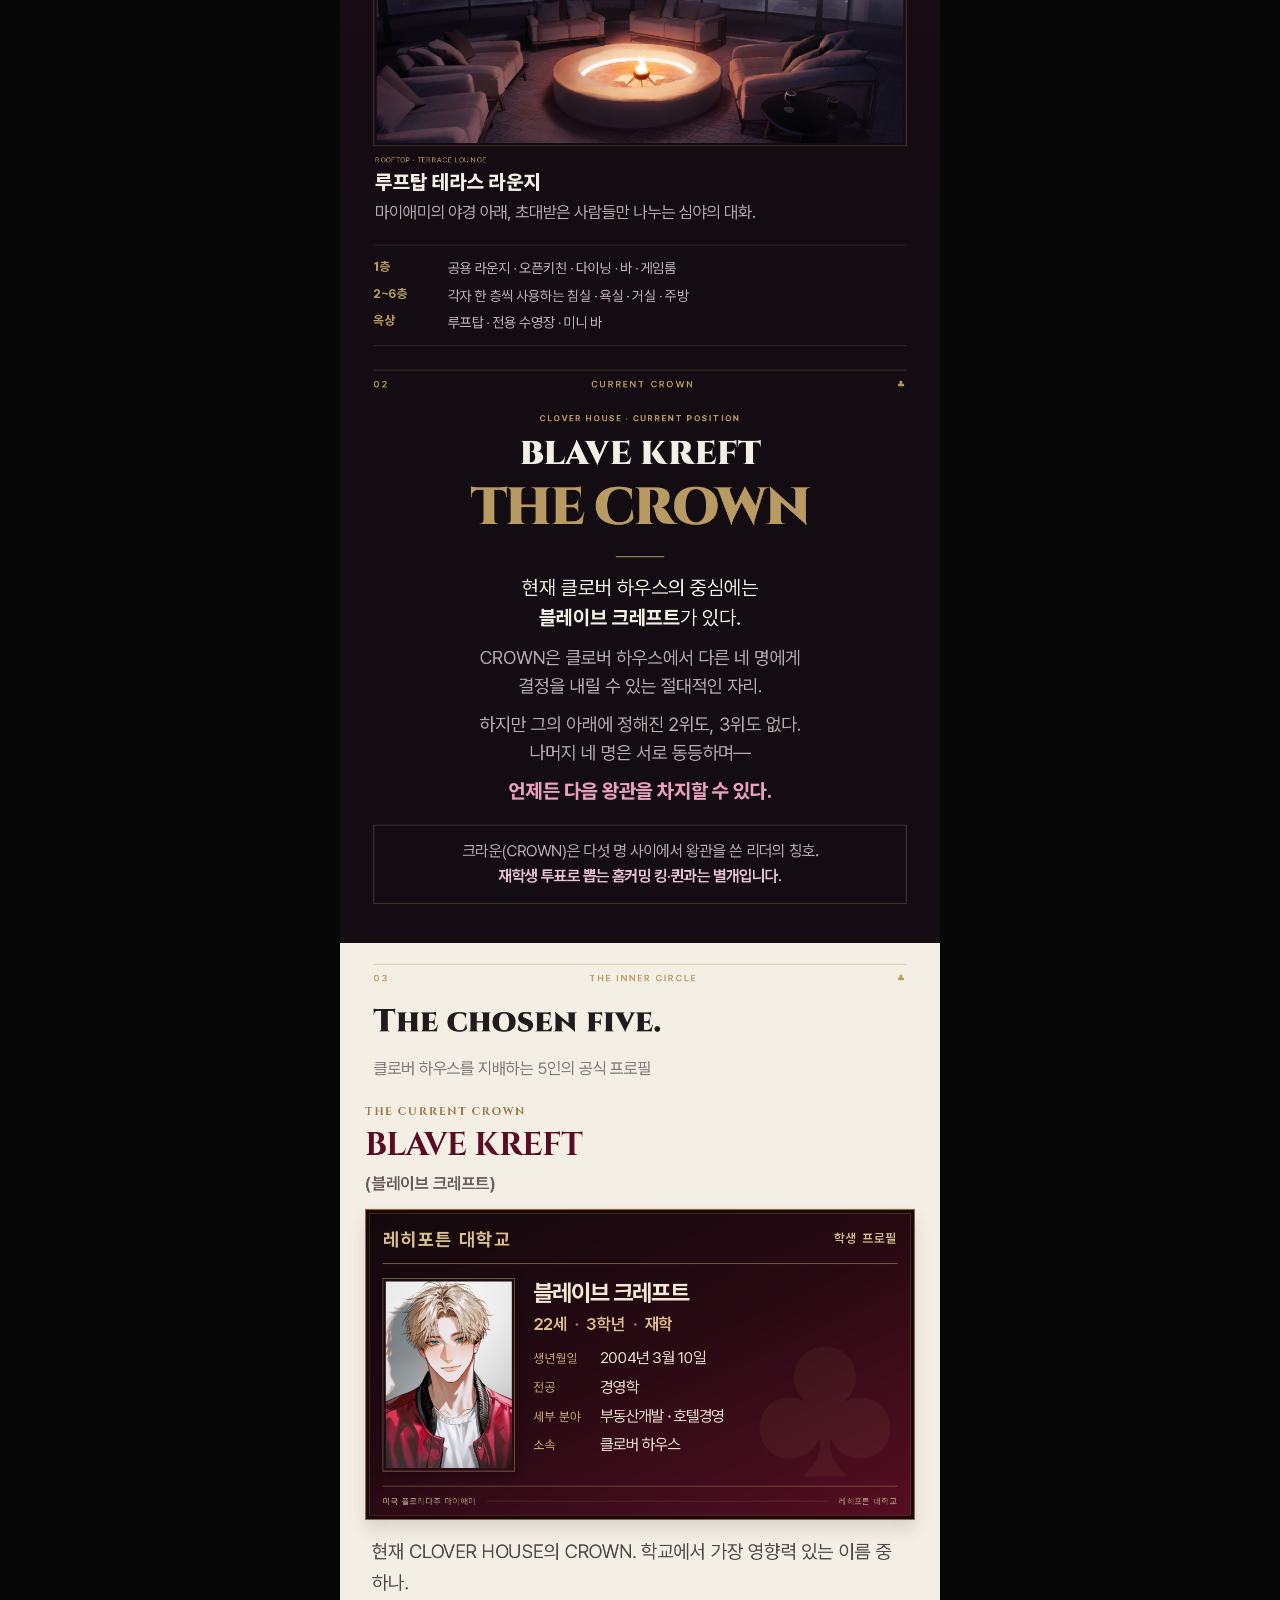
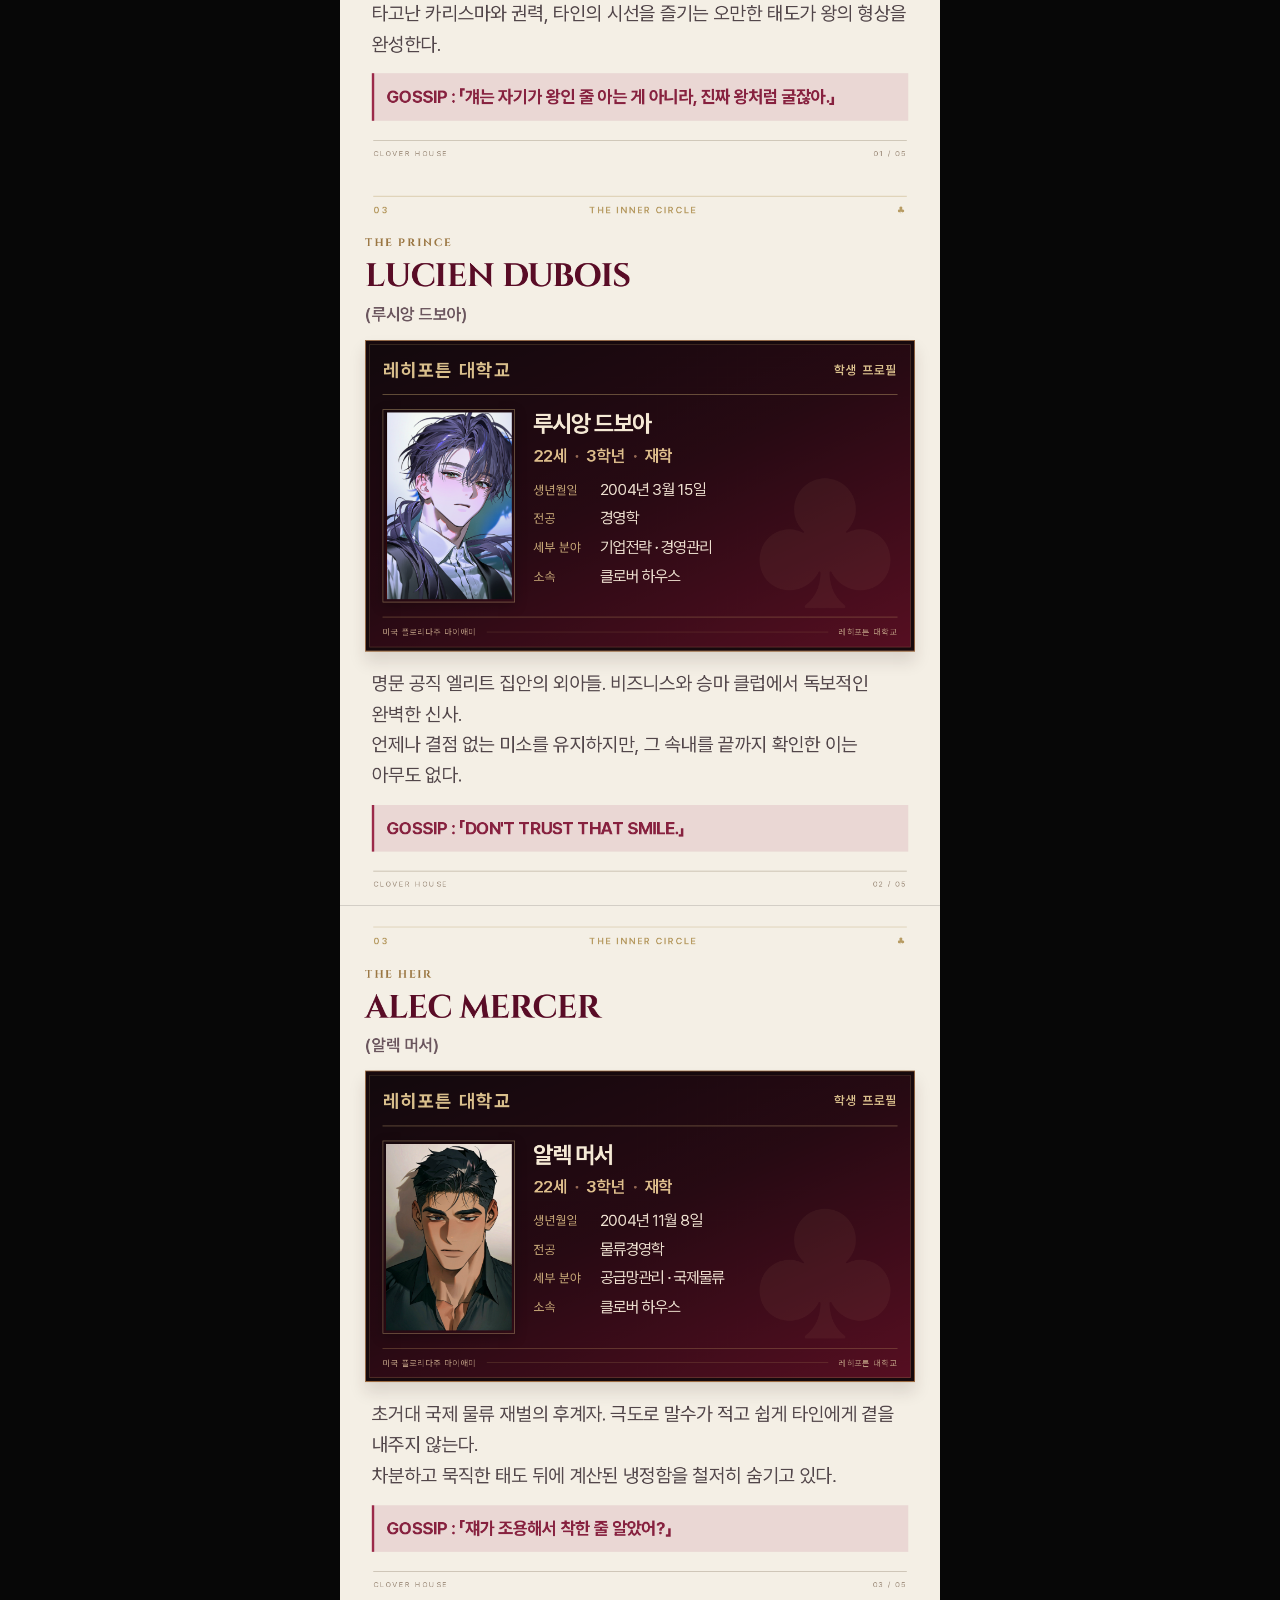
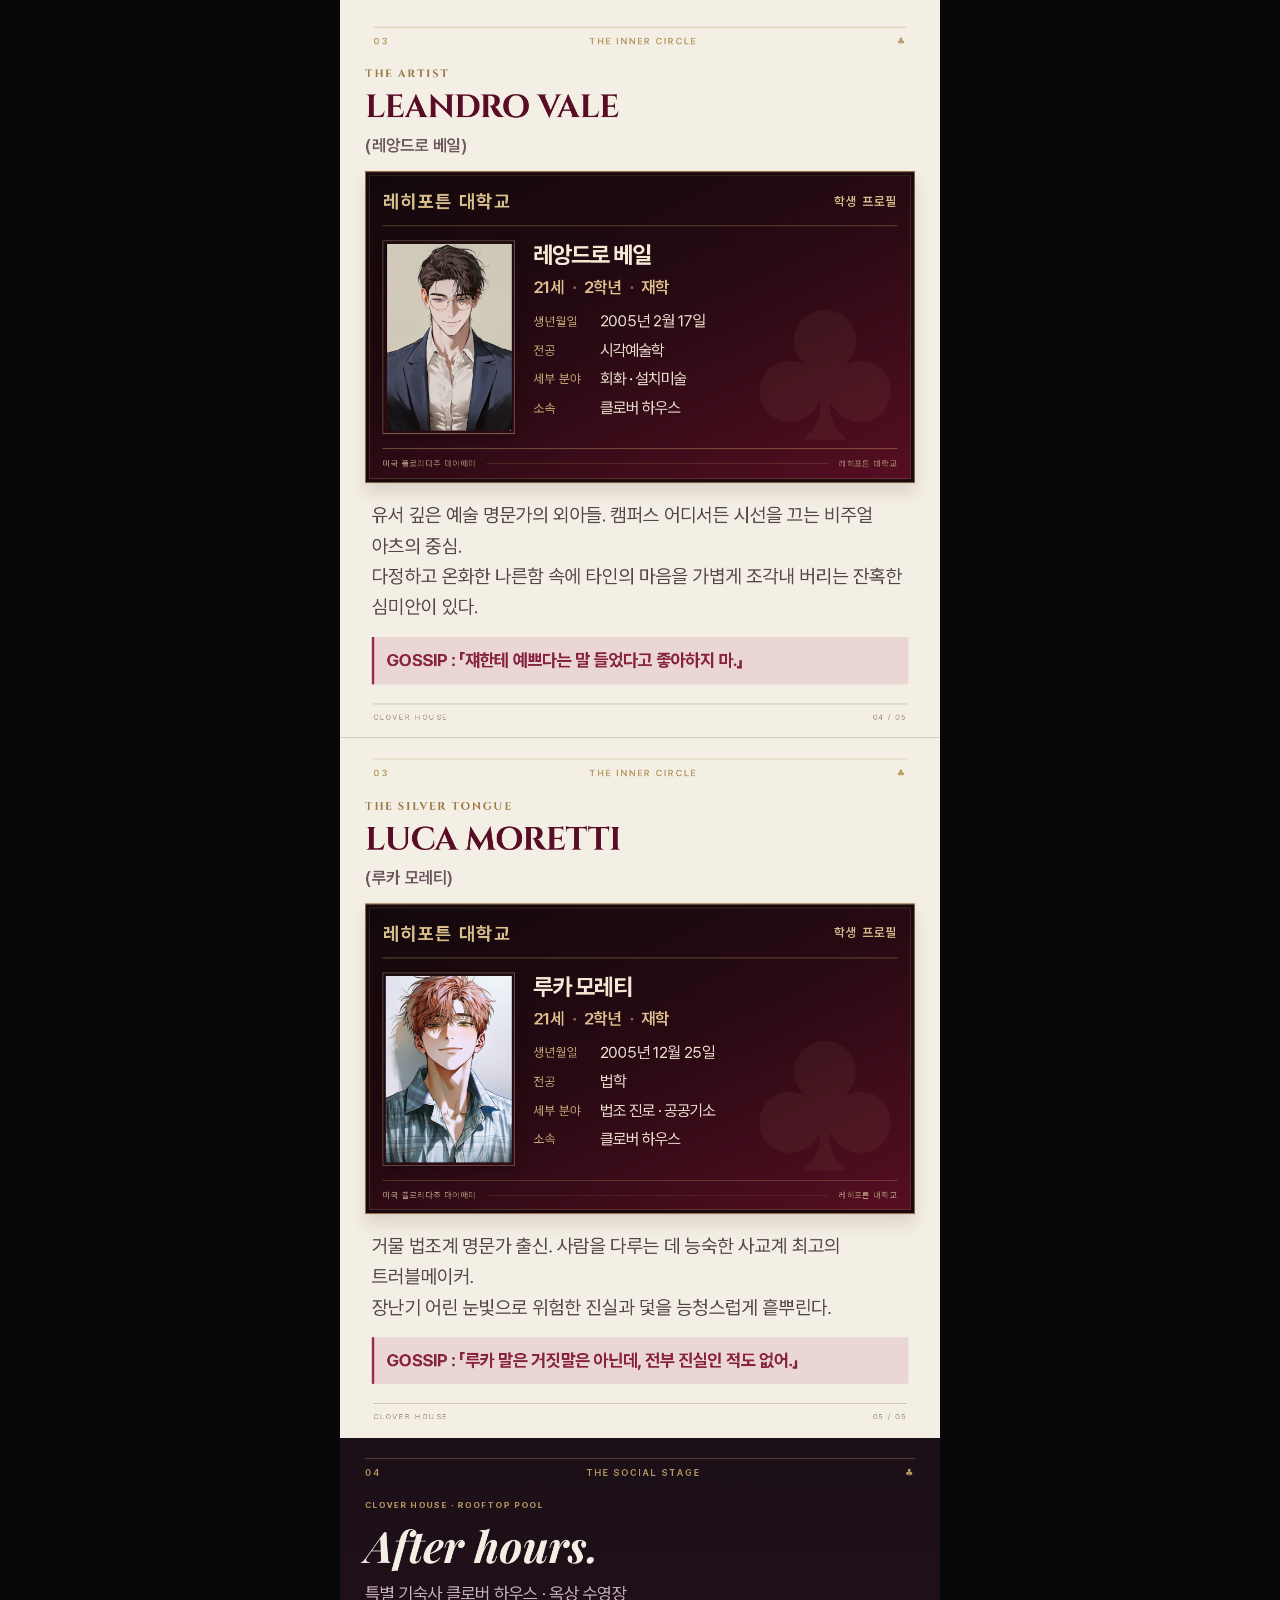
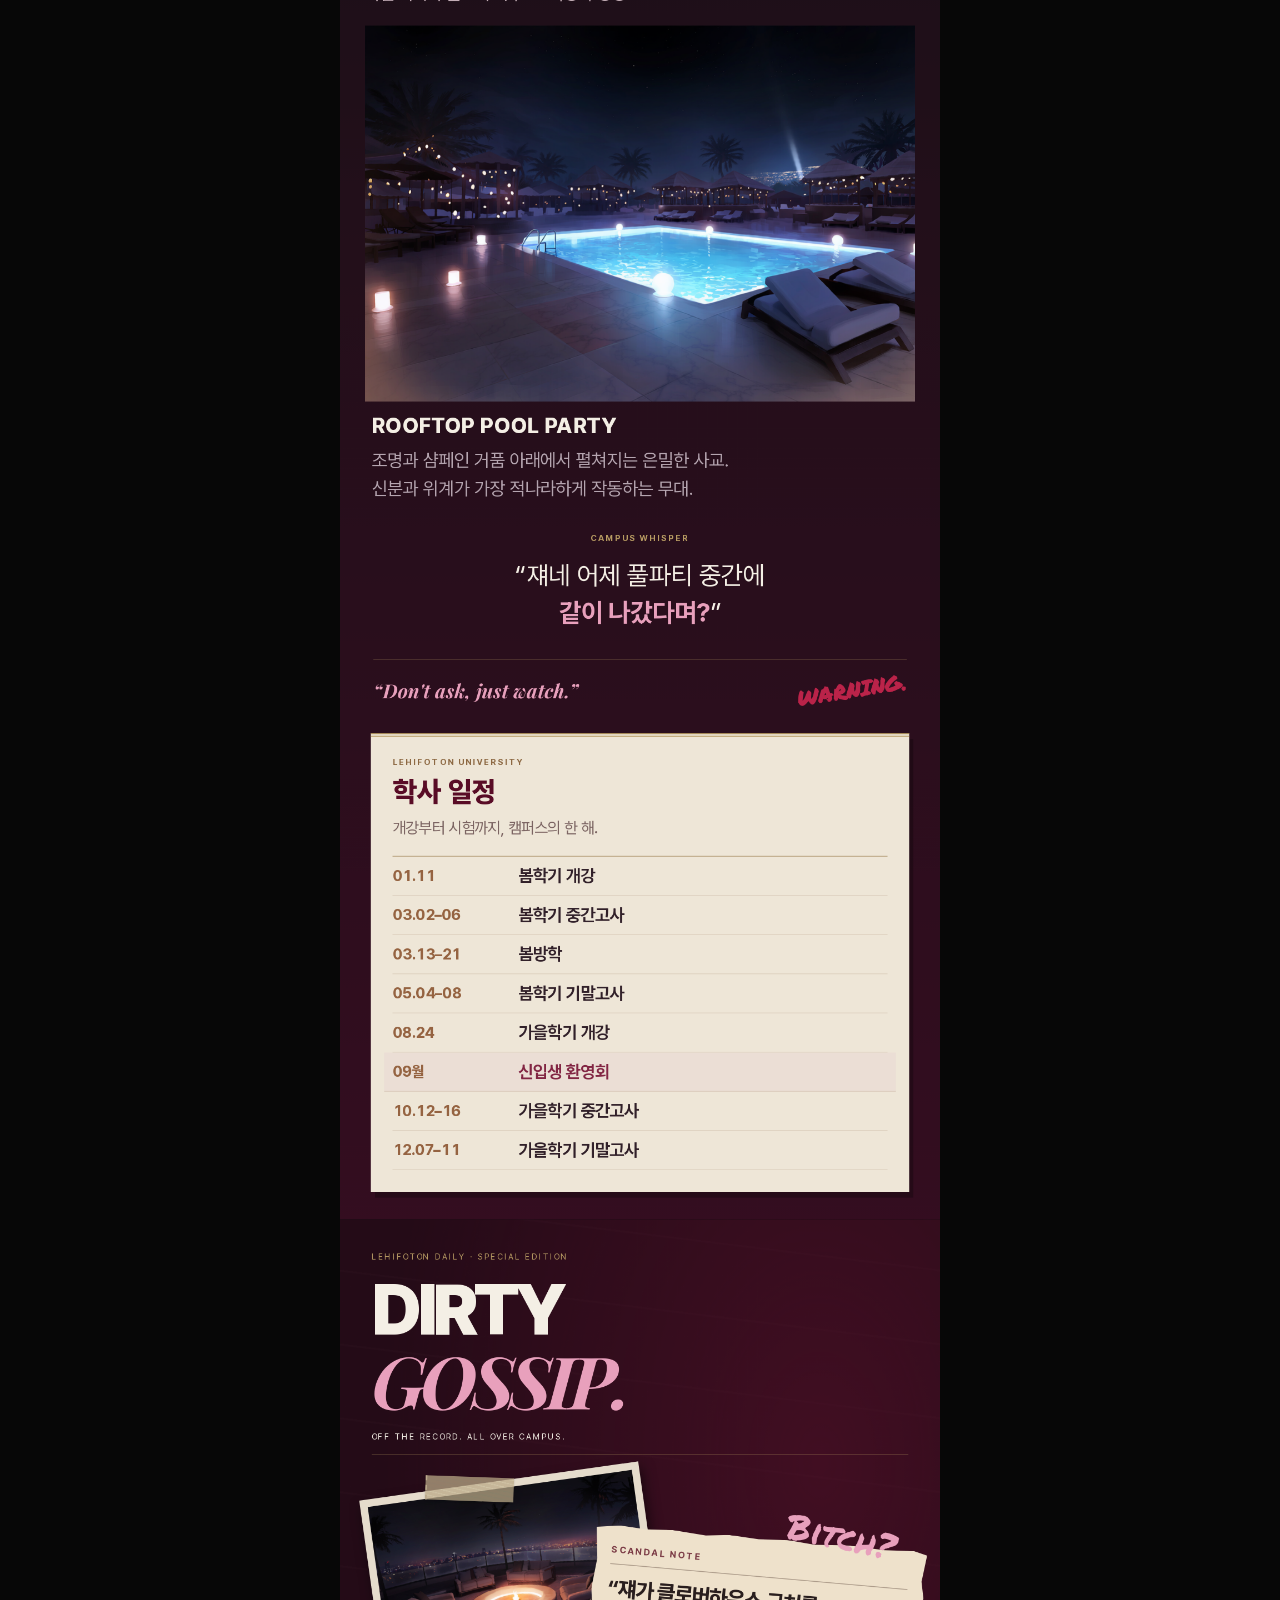
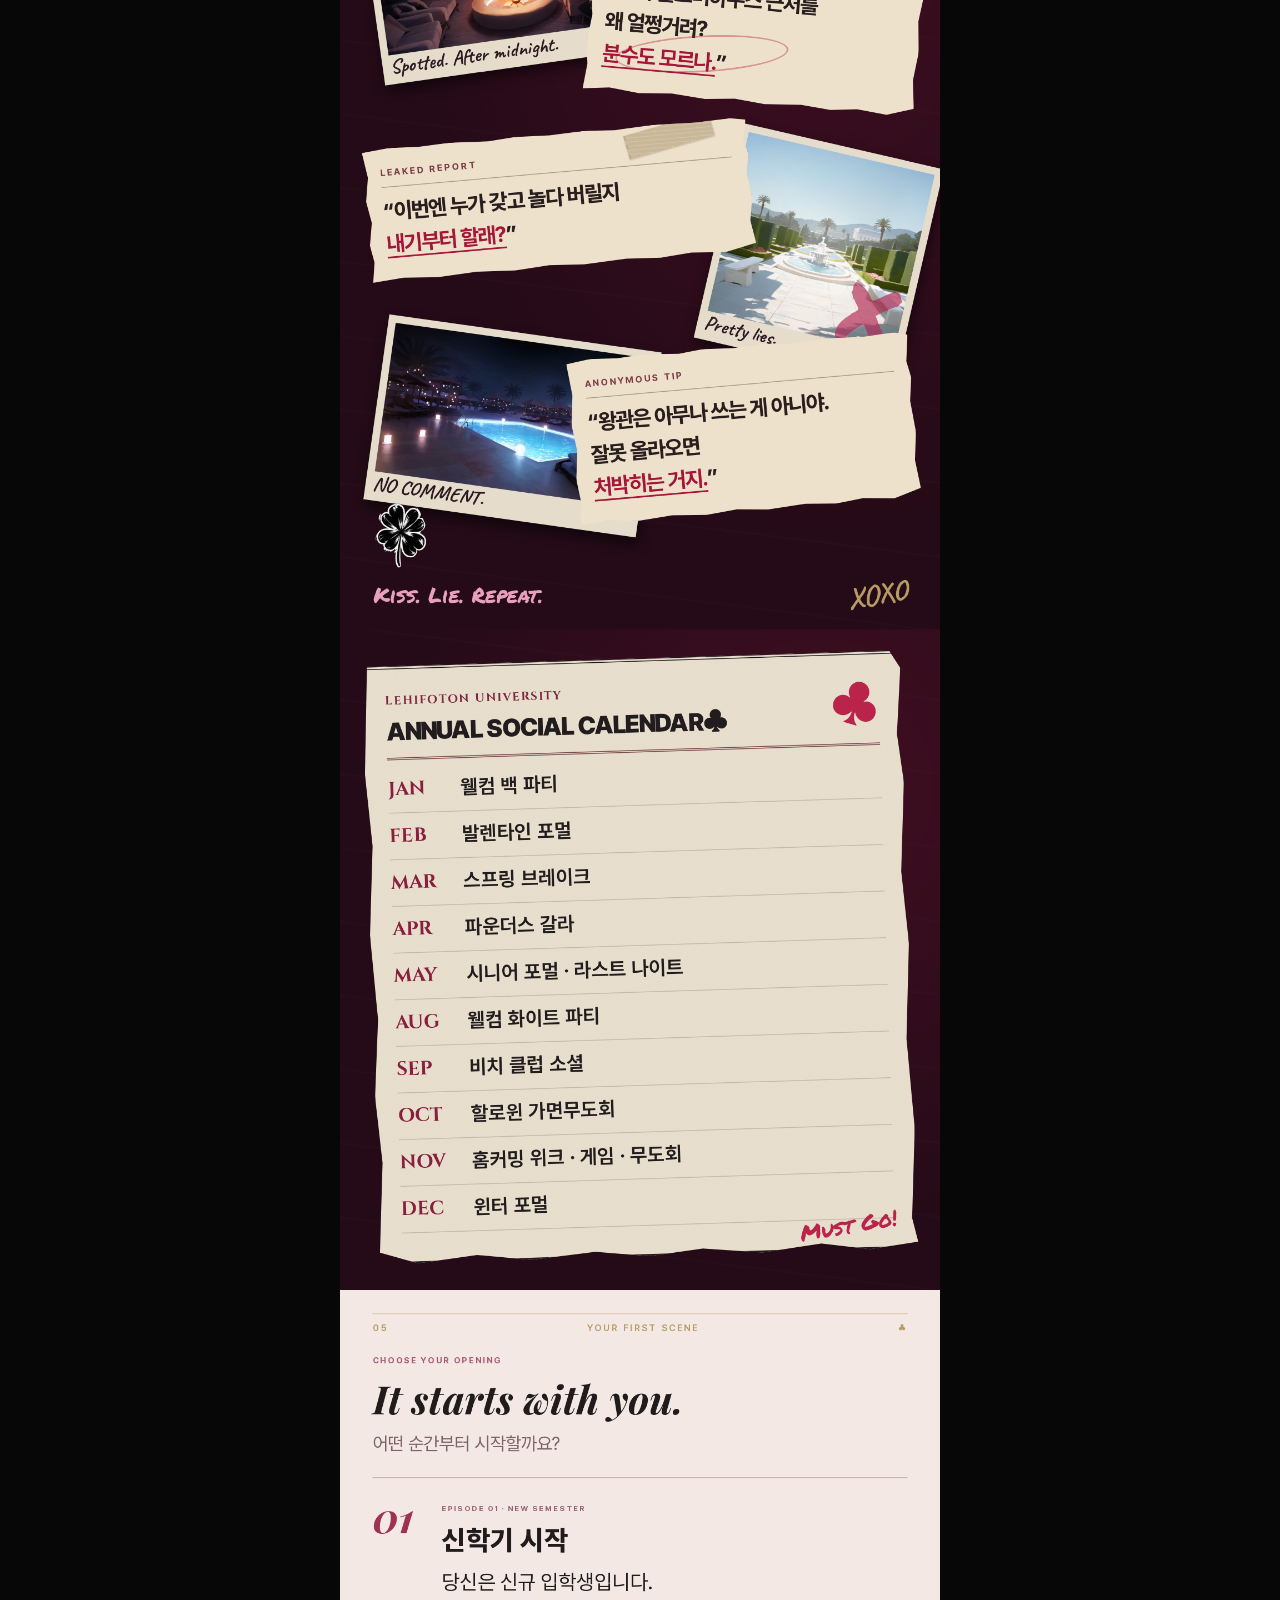
<file: work.html>
<!doctype html>
<html lang="ko">
<head>
  <meta charset="utf-8">
  <meta name="viewport" content="width=device-width, initial-scale=1">
  <title>작품 상세 · 땅콩마미 ARCHIVE</title>
  <meta name="description" content="땅콩마미의 작품 상세 기록과 둠칫·크랙 링크.">
  <link rel="icon" href="favicon.svg">
  <link rel="stylesheet" href="style.css?v=20260829-volume-1">
  <link rel="stylesheet" href="detail-variants.css?v=20261006-works-1">
</head>
<body class="detail-body">
  <header class="detail-header">
    <a class="brand" href="index.html"><span class="brand-mark"><i>땅</i></span><span>땅콩마미 ARCHIVE</span></a>
    <a class="back-link" href="index.html#works">← 작품 목록으로</a>
  </header>

  <main class="detail-main" id="detail-main">
    <section class="detail-hero">
      <div class="detail-cover-wrap"><img id="detail-cover" src="" alt=""></div>
      <div class="detail-intro">
        <p class="eyebrow"><span></span><b id="detail-index">ARCHIVE FILE</b></p>
        <p class="detail-subtitle" id="detail-subtitle"></p>
        <h1 id="detail-title"></h1>
        <p class="detail-summary" id="detail-summary"></p>
        <ul class="detail-tags" id="detail-tags"></ul>
        <div class="document-variant-control" id="document-variant-control" hidden>
          <p id="document-variant-label">소개 버전</p>
          <div class="document-variant-options" id="document-variant-options" role="group" aria-labelledby="document-variant-label"></div>
        </div>
        <div class="external-warning" id="external-warning">외부 링크에는 성인용 콘텐츠가 포함될 수 있습니다. 버튼의 SAFE·UNSAFE 표시를 확인해 주세요.</div>
        <div class="link-grid" id="link-grid"></div>
      </div>
    </section>

    <section class="document-section">
      <div class="document-heading"><p class="eyebrow"><span></span> ARCHIVE DOCUMENTS</p><h2>작품 상세 기록</h2></div>
      <div class="document-grid" id="document-grid"></div>
    </section>

    <nav class="work-pagination" aria-label="다른 작품"><a id="previous-work" href="#">← 이전 작품</a><a href="index.html#works">전체 작품</a><a id="next-work" href="#">다음 작품 →</a></nav>
  </main>

  <footer><a class="brand" href="index.html"><span class="brand-mark"><i>땅</i></span><span>땅콩마미 ARCHIVE</span></a><p>STORIES · SOUND · WORLDS</p><p>© 2026 땅콩마미.</p></footer>
  <script src="works.js?v=20261006-clover-audio-1"></script>
  <script src="detail.js?v=20261006-works-1"></script>
</body>
</html>
</file>
<file: style.css>
:root { --ink:#080808; --paper:#eee9df; --muted:#9a958c; --line:rgba(238,233,223,.16); --red:#b61722; --red-hot:#e32b37; }
* { box-sizing:border-box; }
html { scroll-behavior:smooth; }
body { margin:0; background:var(--ink); color:var(--paper); font-family:"Pretendard","Noto Sans KR","Apple SD Gothic Neo",Arial,sans-serif; }
a { color:inherit; text-decoration:none; }
button,input { font:inherit; }
::selection { background:var(--red); color:white; }

.site-header { position:absolute; z-index:10; top:0; left:0; right:0; height:84px; display:grid; grid-template-columns:1fr auto 1fr; align-items:center; gap:24px; padding:0 5vw; border-bottom:1px solid rgba(255,255,255,.12); }
.brand { display:inline-flex; align-items:center; gap:12px; width:fit-content; font-size:13px; font-weight:800; letter-spacing:.18em; }
.brand-mark { display:grid; place-items:center; width:30px; height:30px; border:1px solid var(--red-hot); color:white; font-family:Georgia,serif; font-size:16px; letter-spacing:0; transform:rotate(45deg); }
.brand-mark i { font-family:"Pretendard","Noto Sans KR",sans-serif; font-size:11px; font-weight:900; font-style:normal; transform:rotate(-45deg); }
.site-header nav { display:flex; gap:42px; }
.site-header nav a { position:relative; color:#cac6be; font-size:13px; font-weight:700; }
.site-header nav a::after { content:""; position:absolute; left:0; right:100%; bottom:-9px; height:1px; background:var(--red-hot); transition:right .25s ease; }
.site-header nav a:hover::after { right:0; }
.issue { justify-self:end; color:#7f7c75; font:11px/1 monospace; letter-spacing:.2em; }

.hero { min-height:830px; height:100svh; max-height:1060px; position:relative; overflow:hidden; display:flex; align-items:center; padding:110px 8vw 80px; background:#070707; }
.hero-art { position:absolute; inset:0; background:linear-gradient(90deg,rgba(5,5,5,.98) 0%,rgba(5,5,5,.78) 39%,rgba(5,5,5,.2) 75%),linear-gradient(0deg,#080808 0%,transparent 35%),url('hero.png') center right/cover no-repeat; opacity:.92; transform:scale(1.03); }
.hero-grid { position:absolute; inset:0; opacity:.2; background-image:linear-gradient(rgba(255,255,255,.05) 1px,transparent 1px),linear-gradient(90deg,rgba(255,255,255,.045) 1px,transparent 1px); background-size:100% 140px,12.5vw 100%; mask-image:linear-gradient(to right,#000,transparent 80%); }
.hero-content { position:relative; z-index:1; max-width:780px; }
.eyebrow { display:flex; align-items:center; gap:12px; margin:0 0 28px; color:#8f8b84; font:700 11px/1.4 monospace; letter-spacing:.21em; }
.eyebrow span { width:34px; height:1px; background:var(--red-hot); box-shadow:0 0 12px rgba(227,43,55,.5); }
.hero h1 { margin:0; max-width:740px; font-family:"Noto Serif KR","Batang",Georgia,serif; font-size:clamp(58px,7.1vw,112px); font-weight:700; line-height:.98; letter-spacing:-.065em; text-shadow:0 4px 28px rgba(0,0,0,.45); }
.hero h1 em { color:var(--red-hot); font-style:normal; }
.hero-copy { margin:34px 0 0; color:#aaa69e; font-size:15px; line-height:1.9; }
.hero-actions { display:flex; gap:12px; margin-top:38px; }
.button { min-width:156px; height:50px; display:inline-flex; justify-content:space-between; align-items:center; gap:28px; padding:0 18px; border:1px solid var(--line); font-size:13px; font-weight:800; transition:.25s ease; }
.button.primary { background:var(--red); border-color:var(--red); }
.button.primary:hover { background:var(--red-hot); transform:translateY(-2px); }
.button.ghost:hover { border-color:#ddd8ce; background:rgba(255,255,255,.05); }
.hero-side { position:absolute; z-index:1; right:3.2vw; top:50%; display:flex; align-items:center; gap:14px; transform:rotate(90deg) translateX(50%); transform-origin:right center; color:#77736d; font:10px/1 monospace; letter-spacing:.22em; }
.hero-side i { width:68px; height:1px; background:#5c5954; }
.scroll-note { position:absolute; z-index:1; left:5vw; bottom:0; display:flex; align-items:center; gap:16px; color:#66635e; font:9px/1 monospace; letter-spacing:.22em; transform:rotate(-90deg) translateY(12px); transform-origin:left bottom; }
.scroll-note i { width:62px; height:1px; background:var(--red); }

.section-shell { max-width:1440px; margin:0 auto; padding:130px 7vw; }
.section-heading { display:flex; justify-content:space-between; align-items:end; gap:40px; margin-bottom:58px; }
.section-heading h2,.sound-copy h2,.about-copy h2 { margin:0; font-family:"Noto Serif KR","Batang",Georgia,serif; font-size:clamp(42px,5vw,72px); letter-spacing:-.055em; }
.section-heading>p { margin:0; max-width:320px; color:#88847d; font-size:13px; line-height:1.8; text-align:right; }
.works { border-top:1px solid #171717; }
.work-grid { display:grid; grid-template-columns:1.35fr 1fr; grid-template-rows:1fr 1fr; gap:14px; }
.work-card { min-height:315px; position:relative; overflow:hidden; border:1px solid var(--line); background:#101010; display:grid; grid-template-columns:42% 1fr; transition:transform .28s ease,border-color .28s ease; }
.work-card:hover { transform:translateY(-4px); border-color:rgba(238,233,223,.38); }
.work-card.featured { grid-row:1/3; min-height:646px; grid-template-columns:1fr; grid-template-rows:55% 1fr; }
.card-no { position:absolute; z-index:2; top:18px; left:20px; color:rgba(255,255,255,.55); font:11px/1 monospace; letter-spacing:.15em; }
.card-visual { position:relative; overflow:hidden; display:grid; place-items:center; background:radial-gradient(circle at 55% 48%,rgba(179,18,31,.28),transparent 40%),linear-gradient(145deg,#171717,#090909); }
.card-visual::before,.card-visual::after { content:""; position:absolute; width:150%; height:1px; background:rgba(255,255,255,.12); transform:rotate(-32deg); }
.card-visual::after { transform:rotate(32deg); }
.card-visual span { position:absolute; bottom:15px; right:17px; color:rgba(255,255,255,.28); font:9px/1 monospace; letter-spacing:.16em; }
.slash { width:150px; height:3px; background:var(--red-hot); box-shadow:0 0 18px rgba(227,43,55,.85); transform:rotate(-38deg); }
.featured .slash { width:320px; }
.steel .card-visual { background:radial-gradient(circle at 50% 50%,rgba(119,130,137,.22),transparent 44%),linear-gradient(145deg,#191b1c,#090909); }
.steel .slash { background:#a0a9ad; box-shadow:0 0 14px rgba(160,169,173,.4); }
.void .card-visual { background:radial-gradient(circle at 50% 50%,rgba(125,16,24,.2),transparent 30%),repeating-radial-gradient(circle at 50% 50%,#0b0b0b 0 12px,#151515 13px 14px); }
.void .slash { width:82px; height:82px; border:1px solid var(--red); border-radius:50%; background:none; box-shadow:inset 0 0 20px rgba(182,23,34,.25); }
.card-content { padding:35px 38px; align-self:center; }
.card-content>p:first-child { margin:0 0 11px; color:var(--red-hot); font:9px/1 monospace; letter-spacing:.15em; }
.card-content h3 { margin:0; font-family:"Noto Serif KR","Batang",Georgia,serif; font-size:clamp(24px,2.6vw,43px); line-height:1.15; }
.rule { width:30px; height:1px; margin:24px 0 18px; background:#5b5751; }
.description { margin:0; color:#8f8b84; font-size:13px; line-height:1.85; word-break:keep-all; }
.card-content ul { display:flex; flex-wrap:wrap; gap:7px; margin:22px 0 0; padding:0; list-style:none; }
.card-content li { border:1px solid #333; padding:6px 8px; color:#8f8b84; font-size:10px; }
.card-arrow { position:absolute; right:20px; top:17px; color:#6f6b65; font-size:19px; }

.sound { display:grid; grid-template-columns:.75fr 1.25fr; align-items:center; gap:8vw; max-width:1600px; padding-top:160px; padding-bottom:160px; background:linear-gradient(90deg,transparent,rgba(182,23,34,.035),transparent); }
.sound-copy h2 { line-height:1.17; }
.sound-copy>p:last-child { margin:30px 0 0; color:#88847d; font-size:13px; line-height:1.9; }
.audio-deck { border:1px solid #2a2927; display:grid; grid-template-columns:265px 1fr; min-height:390px; background:#0c0c0c; box-shadow:0 34px 90px rgba(0,0,0,.45); }
.album-art { position:relative; display:grid; place-items:center; overflow:hidden; border-right:1px solid #2a2927; background:radial-gradient(circle at center,rgba(182,23,34,.28),transparent 38%),repeating-radial-gradient(circle at center,#080808 0 17px,#171717 18px 19px); }
.album-art strong { position:relative; z-index:2; font:italic 700 80px/1 Georgia,serif; color:#d8d2c6; text-shadow:6px 5px 0 #741018; }
.orbital { position:absolute; width:190px; height:190px; border:1px solid rgba(255,255,255,.08); border-radius:50%; }
.orbital i { position:absolute; inset:25px; border:1px solid rgba(255,255,255,.08); border-radius:50%; }
.orbital i:nth-child(2) { inset:52px; }
.orbital i:nth-child(3) { inset:78px; }
.is-playing .orbital { animation:rotate 8s linear infinite; }
@keyframes rotate { to { transform:rotate(360deg); } }
.track-panel { padding:34px 38px 30px; display:flex; flex-direction:column; }
.track-topline { display:flex; justify-content:space-between; color:#6e6a64; font:9px/1 monospace; letter-spacing:.18em; }
.track-panel h3 { margin:50px 0 3px; font:500 clamp(32px,4vw,58px)/1 Georgia,serif; letter-spacing:-.035em; }
.track-panel>p { margin:8px 0 0; color:#77736d; font:10px/1 monospace; letter-spacing:.15em; }
.waveform { height:64px; display:flex; align-items:center; gap:3px; margin:32px 0 8px; overflow:hidden; }
.waveform i { flex:1; height:var(--h); min-width:2px; background:#484541; transition:background .2s ease; }
.is-playing .waveform i:nth-child(3n+1) { background:var(--red); }
.timeline-row { display:grid; grid-template-columns:36px 1fr 36px; align-items:center; gap:10px; color:#69655f; font:9px/1 monospace; }
.timeline-row input { width:100%; height:2px; appearance:none; background:linear-gradient(90deg,var(--red-hot) 0 var(--progress),#343230 var(--progress) 100%); cursor:pointer; }
.timeline-row input::-webkit-slider-thumb { appearance:none; width:8px; height:8px; border-radius:50%; background:var(--paper); }
.player-controls { display:flex; align-items:center; gap:12px; margin-top:auto; padding-top:25px; }
.player-controls button { width:38px; height:38px; border:1px solid #373431; background:transparent; color:#aaa59d; cursor:pointer; }
.player-controls .play-button { width:52px; height:52px; border-color:var(--red); background:var(--red); color:white; }
.track-meta { margin-left:auto; display:flex; align-items:center; gap:9px; color:#5f5b55; font:9px/1 monospace; letter-spacing:.12em; }
.track-meta i { width:28px; height:1px; background:#494641; }
.track-selector { display:grid; grid-template-columns:repeat(2,minmax(0,1fr)); gap:6px; margin-top:20px; padding-top:18px; border-top:1px solid #272522; }
.track-option { min-width:0; position:relative; display:grid; gap:4px; padding:10px 34px 10px 11px; border:1px solid #302e2b; background:#0a0a0a; color:#858078; text-align:left; cursor:pointer; transition:border-color .2s ease,background .2s ease,color .2s ease; }
.track-option:hover,.track-option.active { border-color:var(--red); background:rgba(182,23,34,.1); color:#d7d1c6; }
.track-option span { overflow:hidden; color:#66625c; font:8px/1.2 monospace; letter-spacing:.1em; text-overflow:ellipsis; white-space:nowrap; }
.track-option strong { overflow:hidden; font-size:10px; text-overflow:ellipsis; white-space:nowrap; }
.track-option i { position:absolute; top:50%; right:11px; transform:translateY(-50%); color:var(--red-hot); font:700 10px/1 monospace; font-style:normal; }

/* Playlist controls: styles remain scoped to the existing sound section. */
.sound { grid-template-columns:minmax(0,.65fr) minmax(0,1.35fr); gap:clamp(28px,5vw,80px); }
.sound .audio-deck { min-width:0; grid-template-columns:minmax(110px,.3fr) minmax(0,1fr); }
.sound .album-art { min-width:0; }
.sound .track-panel { min-width:0; padding:30px 26px 24px; }
.sound .track-panel h3 { margin-top:30px; font-size:clamp(26px,2.8vw,40px); line-height:1.3; overflow-wrap:anywhere; word-break:keep-all; }
.sound .track-panel>p { line-height:1.65; letter-spacing:0; }
.sound .player-controls { gap:8px; padding-top:20px; margin-top:0; }
.sound .player-controls button { flex-shrink:0; width:44px; height:44px; font-size:12px; }
.sound .player-controls .play-button { width:52px; height:52px; font-size:17px; }
.sound .track-meta { min-width:0; color:#aaa59d; font-size:11px; white-space:nowrap; }
.sound .playback-modes { display:flex; flex-wrap:wrap; gap:8px; margin-top:16px; }
.sound .playback-modes button { min-height:40px; padding:8px 14px; border:1px solid #393530; background:#131110; color:#ada69b; font-size:12px; cursor:pointer; }
.sound .playback-modes button[aria-pressed="true"],.sound .playback-modes button[data-mode="all"],.sound .playback-modes button[data-mode="one"] { border-color:var(--red-hot); color:var(--paper); background:rgba(182,23,34,.18); }
.sound .volume-control { display:grid; grid-template-columns:auto auto minmax(70px,1fr) 40px; align-items:center; gap:8px; margin-top:12px; }
.sound .volume-control button { min-height:38px; padding:8px 12px; border:1px solid #393530; background:#131110; color:#c6beb3; font-size:11px; cursor:pointer; white-space:nowrap; }
.sound .volume-control button[aria-pressed="true"] { border-color:var(--red-hot); color:var(--paper); background:rgba(182,23,34,.18); }
.sound .volume-control label { color:#8f887e; font-size:11px; white-space:nowrap; }
.sound .volume-control input { width:100%; height:22px; margin:0; accent-color:var(--red-hot); cursor:pointer; }
.sound .volume-control output { color:#c6beb3; font:11px/1 monospace; text-align:right; font-variant-numeric:tabular-nums; }
.sound .track-panel>.player-status { min-height:1.65em; margin:9px 0 14px; color:#e7b5aa; font-size:12px; line-height:1.65; }
.sound .playlist-tabs { display:grid; grid-template-columns:1fr 1fr; gap:8px; border-top:1px solid #302b28; padding-top:18px; }
.sound .playlist-tabs button { min-width:0; min-height:44px; padding:10px 6px; border:1px solid #36312c; background:#0a0a0a; color:#aaa195; font-size:12px; cursor:pointer; }
.sound .playlist-tabs button[aria-pressed="true"] { border-color:var(--red); background:rgba(182,23,34,.12); color:var(--paper); }
.sound .playlist-tabs span { margin-left:5px; color:inherit; font-size:10px; font-variant-numeric:tabular-nums; }
.sound .track-selector { display:flex; flex-direction:column; max-height:366px; margin-top:12px; padding:0 4px 0 0; gap:8px; overflow-y:auto; overscroll-behavior:contain; border-top:0; scrollbar-width:thin; scrollbar-color:#67524a #141110; }
.sound .track-row { display:grid; flex:0 0 auto; grid-template-columns:minmax(0,1fr) 44px; gap:6px; align-items:center; }
.sound .track-option { min-height:68px; height:100%; padding:11px 32px 11px 12px; }
.sound .track-option span { font-size:9px; line-height:1.5; letter-spacing:.02em; }
.sound .track-option strong { font-size:12px; line-height:1.5; font-weight:600; white-space:normal; overflow-wrap:anywhere; word-break:keep-all; }
.sound .track-option i { font-size:12px; }
.sound .save-track { display:grid; place-items:center; width:44px; height:44px; padding:0; border:1px solid #39312e; background:#0c0a09; color:#aba197; font-size:25px; cursor:pointer; }
.sound .save-track[aria-pressed="true"] { border-color:#8f2830; color:#f45060; background:rgba(182,23,34,.13); }
.sound .track-panel>.playlist-empty { margin:22px 0 12px; color:#b9aea0; font-size:12px; line-height:1.9; }
.sound .track-panel>.playlist-note { margin:16px 0 0; color:#938a80; font-size:10px; line-height:1.9; }
.sound button:disabled { opacity:.35; cursor:not-allowed; }
.sound button:focus-visible,.sound input:focus-visible { outline:2px solid #f8d39c; outline-offset:3px; }
.sound .track-option:focus-visible { outline-offset:-3px; }

@media (max-width:980px) {
  .sound .audio-deck { grid-template-columns:minmax(140px,.35fr) minmax(0,1fr); }
}
@media (max-width:680px) {
  .sound .audio-deck { grid-template-columns:1fr; }
  .sound .album-art { min-height:180px; }
  .sound .track-panel { padding:24px 18px; }
  .sound .track-panel h3 { margin-top:24px; font-size:30px; }
}
@media (max-width:360px) {
  .sound .player-controls { gap:5px; }
  .sound .player-controls button { width:38px; }
  .sound .player-controls .play-button { width:46px; }
  .sound .volume-control { grid-template-columns:auto auto minmax(54px,1fr) 36px; gap:6px; }
  .sound .volume-control button { padding-inline:8px; }
}

.about { display:grid; grid-template-columns:.8fr 1.2fr; align-items:center; gap:9vw; min-height:680px; border-top:1px solid #191919; }
.about-mark { min-height:420px; position:relative; display:grid; place-items:center; font-family:"Batang",serif; font-size:clamp(150px,23vw,360px); line-height:1; color:#111; text-shadow:-1px 0 #342325,0 0 90px rgba(182,23,34,.12); }
.about-mark::after { content:"땅콩마미 / CREATOR"; position:absolute; left:50%; top:50%; transform:translate(-50%,-50%) rotate(-90deg); color:var(--red-hot); font:9px/1 monospace; letter-spacing:.3em; white-space:nowrap; }
.about-copy h2 { font-size:clamp(70px,9vw,130px); line-height:.9; color:var(--red-hot); }
.about-copy .lead { max-width:650px; margin:34px 0 0; font-family:"Noto Serif KR","Batang",Georgia,serif; font-size:clamp(22px,2.4vw,34px); line-height:1.55; letter-spacing:-.03em; word-break:keep-all; }
.body-copy { max-width:640px; margin:24px 0 0; color:#8c8881; font-size:14px; line-height:1.9; word-break:keep-all; }
.contact-row { display:grid; grid-template-columns:1fr 1fr; gap:20px; margin-top:45px; padding-top:25px; border-top:1px solid var(--line); }
.contact-row div { display:flex; flex-direction:column; gap:8px; }
.contact-row span { color:#66625c; font:9px/1 monospace; letter-spacing:.2em; }
.contact-row strong { color:#aaa69e; font-size:12px; font-weight:600; }

footer { min-height:120px; display:grid; grid-template-columns:1fr auto 1fr; align-items:center; gap:25px; padding:0 5vw; border-top:1px solid var(--line); color:#5e5a54; font:9px/1 monospace; letter-spacing:.13em; }
footer .brand { color:#d2ccc1; font-family:Arial,sans-serif; }
footer p:last-child { justify-self:end; }

@media (max-width:980px) {
  .site-header { grid-template-columns:1fr auto; } .site-header nav { display:none; }
  .hero { min-height:760px; height:92svh; padding-left:9vw; } .hero h1 { font-size:clamp(55px,11vw,88px); }
  .work-grid { grid-template-columns:1fr; grid-template-rows:auto; } .work-card.featured { grid-row:auto; min-height:560px; }
  .sound { grid-template-columns:1fr; gap:58px; } .about { gap:5vw; }
}

@media (max-width:680px) {
  .site-header { height:70px; padding:0 20px; } .issue { display:none; }
  .hero { min-height:700px; height:100svh; padding:90px 24px 70px; align-items:flex-end; }
  .hero-art { background-position:62% center; opacity:.72; } .hero-grid,.hero-side,.scroll-note { display:none; }
  .hero h1 { font-size:clamp(50px,15.5vw,74px); line-height:1.03; } .hero-copy br { display:none; }
  .hero-actions { flex-direction:column; width:100%; } .button { width:100%; }
  .section-shell { padding:90px 20px; } .section-heading { align-items:start; flex-direction:column; margin-bottom:36px; } .section-heading>p { text-align:left; }
  .work-card,.work-card.featured { grid-template-columns:1fr; grid-template-rows:220px auto; min-height:0; } .featured .slash { width:210px; } .card-content { padding:30px 24px 34px; }
  .audio-deck { grid-template-columns:1fr; } .album-art { min-height:250px; border-right:0; border-bottom:1px solid #2a2927; } .track-panel { min-height:360px; padding:28px 22px; }
  .about { grid-template-columns:1fr; } .about-mark { min-height:280px; } .contact-row { grid-template-columns:1fr; }
  footer { grid-template-columns:1fr; padding:35px 20px; } footer p,footer p:last-child { justify-self:start; margin:0; }
}

@media (prefers-reduced-motion:reduce) { html { scroll-behavior:auto; } *,*::before,*::after { animation-duration:.01ms!important; transition-duration:.01ms!important; } }

/* 12-world archive gallery */
.work-grid { display:grid; grid-template-columns:repeat(3,minmax(0,1fr)); grid-auto-rows:1fr; gap:18px; align-items:stretch; }
.work-card { min-width:0; min-height:0; display:flex; flex-direction:column; position:relative; overflow:hidden; border:1px solid var(--line); background:#0e0e0e; color:var(--paper); }
.work-card::after { content:""; position:absolute; inset:auto 0 0; height:2px; background:var(--card-accent); transform:scaleX(.18); transform-origin:left; transition:transform .3s ease; }
.work-card:hover::after { transform:scaleX(1); }
.work-card:hover { transform:translateY(-5px); border-color:color-mix(in srgb,var(--card-accent) 55%,#555); }
.card-cover { position:relative; width:100%; aspect-ratio:2/3; flex:0 0 auto; overflow:hidden; background:#111; }
.card-cover::after { content:""; position:absolute; inset:0; background:linear-gradient(180deg,transparent 48%,rgba(0,0,0,.72) 100%); }
.card-cover img { width:100%; height:100%; display:block; object-fit:cover; filter:saturate(.88) contrast(1.04); transition:transform .55s ease,filter .35s ease; }
.work-card:hover .card-cover img { transform:scale(1.035); filter:saturate(1.05) contrast(1.04); }
.card-cover .card-no { top:16px; left:16px; min-width:32px; height:26px; display:grid; place-items:center; padding:0 7px; border:1px solid rgba(255,255,255,.32); background:rgba(0,0,0,.55); backdrop-filter:blur(7px); color:#fff; }
.card-open { position:absolute; z-index:2; right:14px; bottom:14px; color:#fff; font:9px/1 monospace; letter-spacing:.16em; }
.work-card .card-content { flex:1; display:flex; flex-direction:column; padding:27px 26px 30px; }
.work-card .card-content>p:first-child { color:var(--card-accent); }
.work-card .card-content h3 { min-height:2.35em; font-size:clamp(22px,2vw,31px); word-break:keep-all; }
.work-card .card-content .description { min-height:7em; }
.work-card .card-content ul { margin-top:auto; padding-top:22px; }
.work-card .card-content li { border-color:color-mix(in srgb,var(--card-accent) 26%,#333); }

/* Detail pages */
.detail-body { --work-accent:#d51f2c; background:radial-gradient(circle at 75% 12%,color-mix(in srgb,var(--work-accent) 13%,transparent),transparent 26%),#070707; }
.detail-header { position:relative; z-index:10; height:78px; display:flex; justify-content:space-between; align-items:center; padding:0 5vw; border-bottom:1px solid var(--line); background:rgba(7,7,7,.84); backdrop-filter:blur(12px); }
.back-link { color:#8c8881; font-size:12px; font-weight:700; transition:color .2s ease; }
.back-link:hover { color:var(--paper); }
.detail-main { max-width:1440px; margin:0 auto; padding:0 6vw; }
.detail-hero { min-height:720px; display:grid; grid-template-columns:minmax(330px,.78fr) 1.22fr; align-items:center; gap:7vw; padding:74px 0 95px; border-bottom:1px solid var(--line); }
.detail-cover-wrap { position:relative; max-width:420px; justify-self:end; width:100%; aspect-ratio:2/3; overflow:hidden; border:1px solid color-mix(in srgb,var(--work-accent) 55%,#373737); background:#111; box-shadow:0 30px 100px rgba(0,0,0,.55),0 0 70px color-mix(in srgb,var(--work-accent) 10%,transparent); }
.detail-cover-wrap::after { content:""; position:absolute; inset:0; border:1px solid rgba(255,255,255,.06); pointer-events:none; }
.detail-cover-wrap img { width:100%; height:100%; display:block; object-fit:cover; }
.detail-intro { max-width:710px; }
.detail-intro .eyebrow span,.document-heading .eyebrow span { background:var(--work-accent); }
.detail-subtitle { margin:0 0 17px; color:var(--work-accent); font:700 10px/1.4 monospace; letter-spacing:.2em; }
.detail-intro h1 { margin:0; font-family:"Noto Serif KR","Batang",Georgia,serif; font-size:clamp(48px,6.3vw,98px); line-height:1.03; letter-spacing:-.06em; word-break:keep-all; }
.detail-summary { max-width:660px; margin:30px 0 0; color:#aaa69e; font-size:15px; line-height:1.9; word-break:keep-all; }
.detail-tags { display:flex; flex-wrap:wrap; gap:8px; margin:27px 0 0; padding:0; list-style:none; }
.detail-tags li { padding:7px 10px; border:1px solid color-mix(in srgb,var(--work-accent) 35%,#343434); color:#aaa69e; font-size:11px; }
.external-warning { margin-top:38px; padding:13px 15px; border-left:2px solid #e12632; background:rgba(225,38,50,.07); color:#8f8981; font-size:11px; line-height:1.7; }
.link-grid { display:grid; grid-template-columns:repeat(2,minmax(0,1fr)); gap:9px; margin-top:14px; }
.external-link { min-height:68px; display:grid; grid-template-columns:1fr auto auto; align-items:center; gap:12px; padding:0 17px; border:1px solid #343230; background:#0d0d0d; transition:transform .2s ease,border-color .2s ease,background .2s ease; }
.external-link:hover { transform:translateY(-2px); border-color:var(--work-accent); background:#111; }
.external-link span { color:#aaa69e; font-size:13px; font-weight:800; }
.external-link strong { font:700 9px/1 monospace; letter-spacing:.12em; }
.external-link i { color:#6e6a64; font-style:normal; }
.external-link.safe strong { color:#62c991; }
.external-link.unsafe strong { color:#f04a54; }
.external-link.open strong { color:var(--work-accent); }
.document-section { padding:110px 0 130px; }
.document-heading { max-width:900px; margin:0 auto 55px; text-align:center; }
.document-heading .eyebrow { justify-content:center; }
.document-heading h2 { margin:0; font-family:"Noto Serif KR","Batang",Georgia,serif; font-size:clamp(38px,5vw,68px); letter-spacing:-.05em; }
.document-grid { display:flex; flex-direction:column; align-items:center; gap:32px; }
.archive-document,
.archive-document.wide,
.archive-document.compact,
.archive-document.id-card { width:100%; max-width:600px; margin:0; border:1px solid #262626; background:#090909; box-shadow:0 25px 70px rgba(0,0,0,.42); }
.archive-document img { width:100%; height:auto; display:block; }
.archive-document figcaption { min-height:48px; display:flex; justify-content:space-between; align-items:center; gap:20px; padding:0 15px; border-top:1px solid #252525; color:#8b8780; font-size:10px; }
.archive-document figcaption i { color:#4f4c47; font:9px/1 monospace; font-style:normal; letter-spacing:.12em; }
.work-pagination { display:grid; grid-template-columns:1fr auto 1fr; align-items:center; gap:22px; min-height:130px; border-top:1px solid var(--line); color:#8d8981; font-size:11px; }
.work-pagination a:nth-child(2) { color:var(--paper); font-weight:800; }
.work-pagination a:last-child { text-align:right; }
.not-found { min-height:70vh; display:grid; place-items:center; align-content:center; gap:20px; text-align:center; }

@media (max-width:1050px) {
  .work-grid { grid-template-columns:repeat(2,minmax(0,1fr)); }
  .detail-hero { grid-template-columns:.9fr 1.1fr; gap:5vw; }
}

@media (max-width:700px) {
  .track-selector { grid-template-columns:1fr; }
  .work-grid { grid-template-columns:1fr; }
  .work-card .card-content { padding:30px 24px 34px; }
  .work-card .card-content h3 { min-height:0; font-size:30px; }
  .work-card .card-content .description { min-height:0; }
  .detail-header { height:70px; padding:0 18px; }
  .detail-header .brand>span:last-child { display:none; }
  .detail-main { padding:0 18px; }
  .detail-hero { grid-template-columns:1fr; gap:45px; padding:38px 0 70px; }
  .detail-cover-wrap { justify-self:center; max-width:390px; }
  .detail-intro h1 { font-size:clamp(46px,14vw,72px); }
  .detail-summary { font-size:14px; }
  .link-grid { grid-template-columns:1fr; }
  .document-section { padding:80px 0 95px; }
  .archive-document figcaption { align-items:flex-start; flex-direction:column; justify-content:center; gap:5px; padding:10px 12px; }
  .work-pagination { grid-template-columns:1fr 1fr; padding:28px 0; }
  .work-pagination a:nth-child(2) { display:none; }
}
</file>
<file: board.css>
.bom-board { border-top:1px solid #312326; scroll-margin-top:100px; }
.bom-board,.bom-dialog { color:#eee8df; font-size:1rem; line-height:1.65; word-break:keep-all; overflow-wrap:anywhere; }
.bom-heading { display:flex; align-items:end; justify-content:space-between; gap:24px; }
.bom-heading h2 { margin:0; font-size:clamp(2rem,4vw,3.5rem); line-height:1.25; }
.bom-kicker { margin:0 0 10px; color:#ec8b92; font-size:.875rem; }
.bom-intro { margin:24px 0; color:#bcb2a8; }
.bom-visits { display:flex; flex-wrap:wrap; justify-content:flex-end; gap:8px 20px; font-size:.875rem; }
.bom-visits strong { margin-left:6px; color:#f0c6c1; font-variant-numeric:tabular-nums; }
.bom-visits small { flex-basis:100%; text-align:right; color:#aaa097; font-size:.75rem; }
.bom-toolbar,.bom-toolbar>div,.bom-pagination,.bom-actions { display:flex; flex-wrap:wrap; align-items:center; gap:10px; }
.bom-toolbar { justify-content:space-between; margin-bottom:12px; }
.bom-board button,.bom-dialog button { min-height:44px; padding:9px 15px; border:1px solid #54403d; background:#161211; color:#eee8df; border-radius:3px; font:inherit; font-size:.875rem; cursor:pointer; }
.bom-board button:hover,.bom-dialog button:hover { border-color:#e98991; }
.bom-board button[aria-pressed="true"] { background:#411a20; border-color:#c24350; }
.bom-board button.bom-primary,.bom-dialog button.bom-primary { border-color:#ae2533; background:#ae2533; color:#fff; }
.bom-board button:disabled,.bom-dialog button:disabled { opacity:.5; cursor:wait; }
.bom-board button:focus-visible,.bom-dialog :is(button,input,textarea):focus-visible { outline:2px solid #ffcf9b; outline-offset:3px; }
.bom-board [hidden],.bom-dialog [hidden] { display:none!important; }
.bom-message { min-height:1.6em; margin:12px 0; color:#f2b7b4; font-size:.875rem; }
.bom-list { border-top:1px solid #57413d; }
.bom-board .bom-post-row { display:grid; grid-template-columns:minmax(0,1fr) auto; gap:8px 24px; width:100%; padding:20px 4px; border:0; border-bottom:1px solid #352a27; border-radius:0; background:transparent; text-align:left; }
.bom-post-title { font-size:1rem; font-weight:600; }
.bom-post-meta { display:flex; flex-wrap:wrap; gap:8px 16px; color:#b6aba0; font-size:.8125rem; }
.bom-post-date { align-self:center; color:#b6aba0; font-size:.8125rem; }
.bom-badge { display:inline-block; margin:0 8px 0 0; padding:1px 7px; border:1px solid #96404a; color:#ffb2b9; font-size:.75rem; vertical-align:middle; }
.bom-empty { padding:32px 8px; text-align:center; color:#b6aba0; }
.bom-pagination { justify-content:center; margin:22px 0; }
.bom-pagination span { min-width:50px; text-align:center; font-size:.875rem; }
.bom-footer { display:flex; align-items:start; justify-content:space-between; gap:24px; border-top:1px solid #352a27; padding-top:20px; }
.bom-footer p { max-width:650px; margin:0; color:#aaa097; font-size:.8125rem; }
.bom-footer button { flex-shrink:0; }
.bom-dialog { width:min(680px,calc(100% - 24px)); max-height:85dvh; margin:auto; padding:24px; border:1px solid #8a5659; border-radius:5px; background:#14100f; box-shadow:0 20px 80px #0008; }
.bom-dialog::backdrop { background:#000b; }
.bom-dialog-head { display:flex; align-items:center; justify-content:space-between; gap:16px; padding-bottom:16px; border-bottom:1px solid #42302d; margin-bottom:20px; }
.bom-dialog-head h2 { margin:0; font-size:1.375rem; }
.bom-dialog-head button { flex-shrink:0; }
.bom-form { display:grid; gap:16px; }
.bom-field { display:grid; gap:7px; font-size:.875rem; }
.bom-field input,.bom-field textarea { box-sizing:border-box; width:100%; min-width:0; padding:11px 12px; border:1px solid #5f4843; border-radius:3px; background:#080706; color:#f8f2e9; font:inherit; font-size:1rem; }
.bom-field textarea { min-height:160px; resize:vertical; }
.bom-check { display:flex; gap:10px; align-items:center; font-size:.9375rem; }
.bom-check input { width:20px; height:20px; accent-color:#c33846; }
.bom-help { color:#b6aba0; font-size:.8125rem; margin:0; }
.bom-actions { margin-top:8px; }
.bom-post-body,.bom-reply-body { white-space:pre-wrap; overflow-wrap:anywhere; word-break:normal; }
.bom-post-body { margin:24px 0; }
.bom-reply { margin-top:20px; padding:16px; border-left:2px solid #ae2533; background:#201615; }
.bom-reply h3 { font-size:.9375rem; margin:0 0 5px; }
.bom-reply-body { margin:12px 0 0; }
.bom-reply time { color:#b6aba0; font-size:.75rem; }
.bom-dialog .bom-receipt { padding:14px; margin-bottom:20px; border:1px solid #795640; background:#241b15; }
.bom-receipt .bom-field { margin-top:12px; }
.bom-trap { position:absolute; left:-10000px; width:1px; height:1px; overflow:hidden; }
.site-header nav a { font-size:.875rem; }
@media(max-width:980px) {
  .site-header nav { display:flex; flex-wrap:wrap; gap:18px; }
  .site-header .issue { display:none; }
}
@media(max-width:680px) {
  .site-header { height:auto; min-height:100px; grid-template-columns:1fr; gap:12px; padding:14px 20px; }
  .site-header nav { justify-content:flex-start; }
  .bom-heading,.bom-footer { align-items:start; flex-direction:column; }
  .bom-visits { justify-content:start; }
  .bom-visits small { text-align:left; }
  .bom-board .bom-post-row { grid-template-columns:1fr; }
  .bom-dialog { padding:18px; }
}
</file>
<file: detail-variants.css>
.document-variant-control { margin-top:28px; }
.document-variant-control[hidden],.external-warning[hidden] { display:none; }
.document-variant-control>p { margin:0 0 10px; color:#aaa69e; font-size:14px; }
.document-variant-options { display:flex; flex-wrap:wrap; gap:10px; }
.document-variant-options button { min-height:44px; padding:10px 17px; border:1px solid #514749; border-radius:3px; background:#121010; color:#eee9df; font:inherit; font-size:14px; cursor:pointer; }
.document-variant-options button:hover { border-color:var(--work-accent); }
.document-variant-options button[aria-pressed="true"] { border-color:var(--work-accent); background:color-mix(in srgb,var(--work-accent) 22%,#121010); color:#fff; }
.document-variant-options button:focus-visible { outline:2px solid #eee9df; outline-offset:3px; }
.detail-intro h1 { overflow-wrap:anywhere; line-height:1.2; }
.continuous-documents { gap:0; }
.continuous-documents .archive-document { border:0; box-shadow:none; }
.continuous-documents .archive-document:not(:last-child) figcaption { display:none; }
</file>
